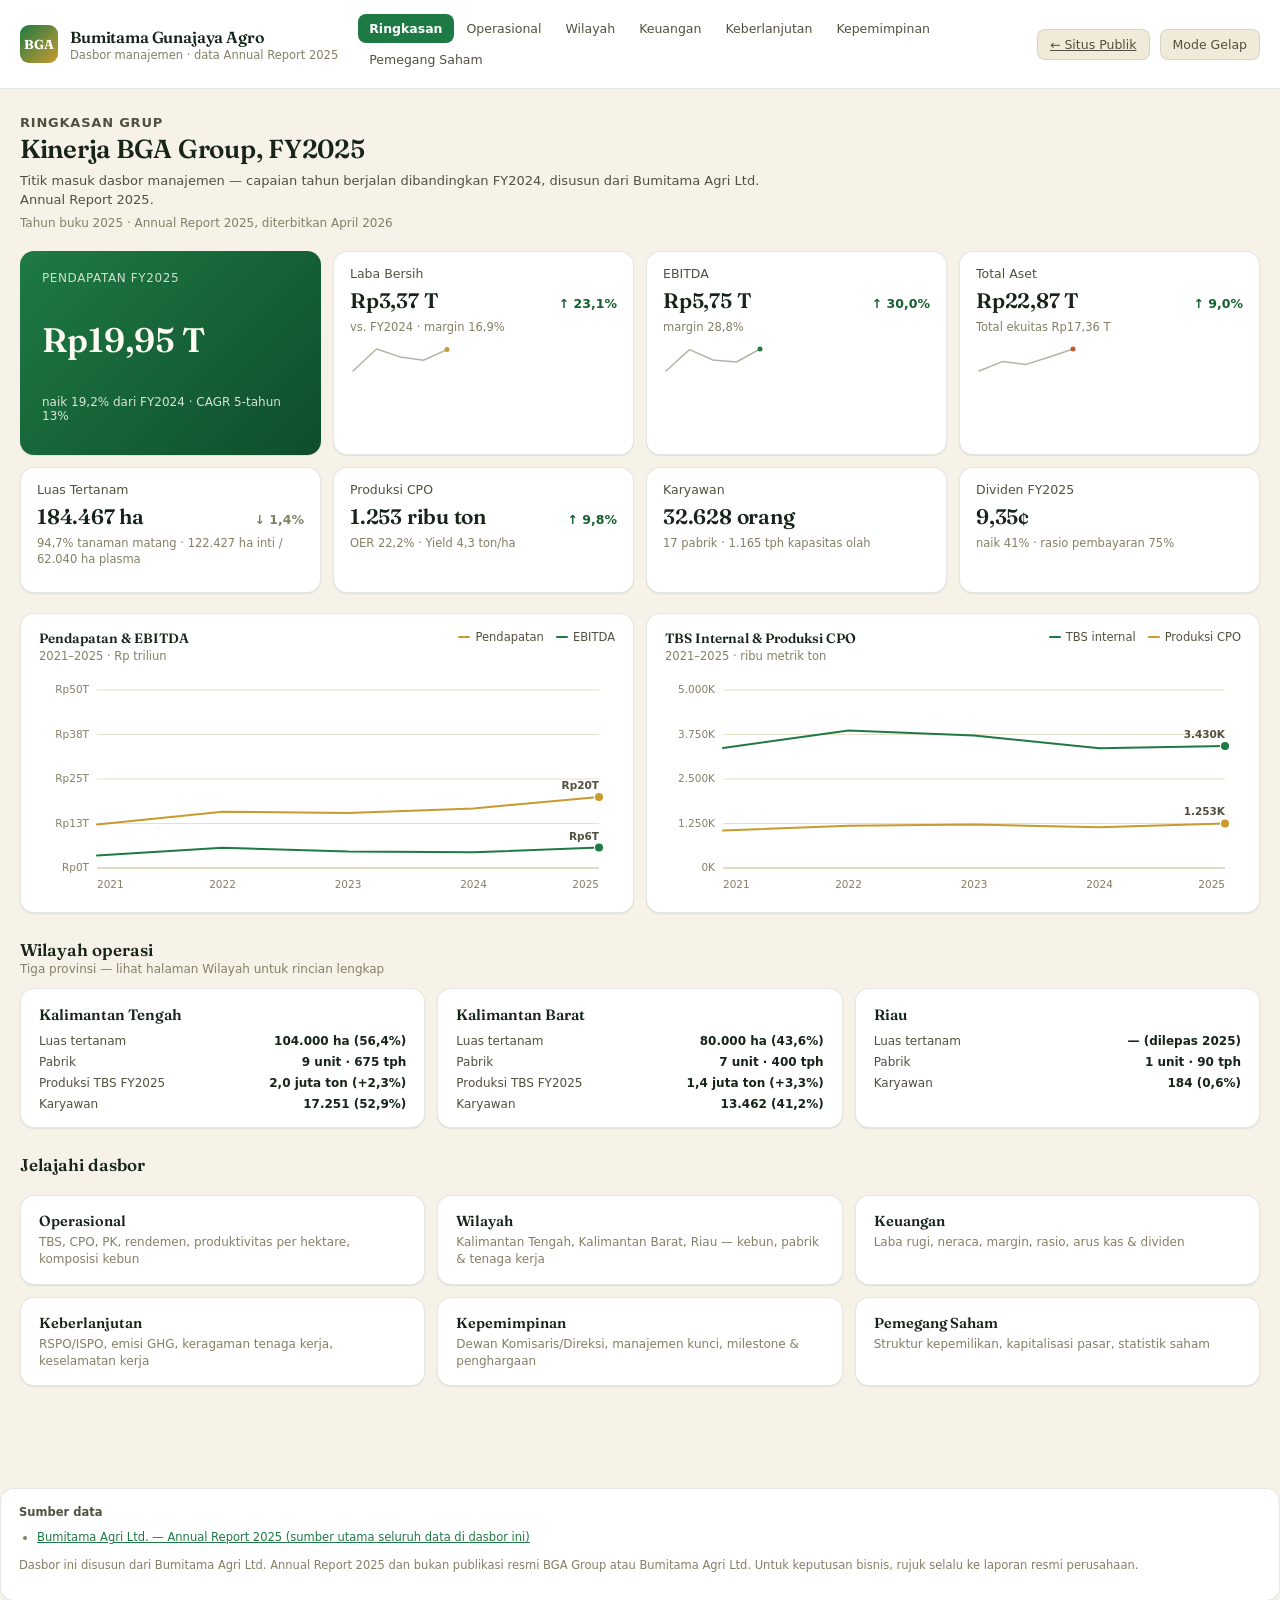
<file: dashboard/index.html>
<!DOCTYPE html>
<html lang="id">
<head>
<meta charset="UTF-8" />
<meta name="viewport" content="width=device-width, initial-scale=1.0" />
<title>Ringkasan — Dasbor BGA Group</title>
<link rel="preconnect" href="https://fonts.googleapis.com" />
<link rel="preconnect" href="https://fonts.gstatic.com" crossorigin />
<link href="https://fonts.googleapis.com/css2?family=Fraunces:opsz,wght@9..144,500;9..144,600;9..144,700&display=swap" rel="stylesheet" />
<link rel="stylesheet" href="../css/style.css" />
</head>
<body data-page="index.html">
<div id="site-header"></div>
<div class="app">

  <div class="page-intro">
    <p class="page-eyebrow">Ringkasan Grup</p>
    <h2>Kinerja BGA Group, FY2025</h2>
    <p>Titik masuk dasbor manajemen — capaian tahun berjalan dibandingkan FY2024, disusun dari Bumitama Agri Ltd. Annual Report 2025.</p>
    <span class="asof" id="asof-label"></span>
  </div>

  <section class="kpi-grid" id="kpi-grid-ringkasan"></section>

  <section class="grid-2">
    <div class="card">
      <div class="card-head">
        <div>
          <p class="card-title">Pendapatan &amp; EBITDA</p>
          <p class="card-subtitle">2021–2025 · Rp triliun</p>
        </div>
        <div class="legend" id="legend-ringkasan-financial"></div>
      </div>
      <div class="chart-wrap" id="chart-ringkasan-financial"></div>
    </div>
    <div class="card">
      <div class="card-head">
        <div>
          <p class="card-title">TBS Internal &amp; Produksi CPO</p>
          <p class="card-subtitle">2021–2025 · ribu metrik ton</p>
        </div>
        <div class="legend" id="legend-ringkasan-produksi"></div>
      </div>
      <div class="chart-wrap" id="chart-ringkasan-produksi"></div>
    </div>
  </section>

  <p class="section-title">Wilayah operasi</p>
  <p class="section-subtitle">Tiga provinsi — lihat halaman Wilayah untuk rincian lengkap</p>
  <section class="region-grid" id="ringkasan-region-cards"></section>

  <p class="section-title">Jelajahi dasbor</p>
  <section class="nav-card-grid">
    <a class="nav-card" href="operasional.html"><p class="nav-card-title">Operasional</p><p class="nav-card-desc">TBS, CPO, PK, rendemen, produktivitas per hektare, komposisi kebun</p></a>
    <a class="nav-card" href="wilayah.html"><p class="nav-card-title">Wilayah</p><p class="nav-card-desc">Kalimantan Tengah, Kalimantan Barat, Riau — kebun, pabrik &amp; tenaga kerja</p></a>
    <a class="nav-card" href="keuangan.html"><p class="nav-card-title">Keuangan</p><p class="nav-card-desc">Laba rugi, neraca, margin, rasio, arus kas &amp; dividen</p></a>
    <a class="nav-card" href="keberlanjutan.html"><p class="nav-card-title">Keberlanjutan</p><p class="nav-card-desc">RSPO/ISPO, emisi GHG, keragaman tenaga kerja, keselamatan kerja</p></a>
    <a class="nav-card" href="kepemimpinan.html"><p class="nav-card-title">Kepemimpinan</p><p class="nav-card-desc">Dewan Komisaris/Direksi, manajemen kunci, milestone &amp; penghargaan</p></a>
    <a class="nav-card" href="pemegang-saham.html"><p class="nav-card-title">Pemegang Saham</p><p class="nav-card-desc">Struktur kepemilikan, kapitalisasi pasar, statistik saham</p></a>
  </section>

</div>
<div id="site-footer"></div>

<script src="../js/data.js"></script>
<script src="../js/charts.js"></script>
<script src="../js/nav.js"></script>
<script src="../js/app.js"></script>
<script>document.getElementById("asof-label").textContent = AS_OF;</script>
</body>
</html>
</file>
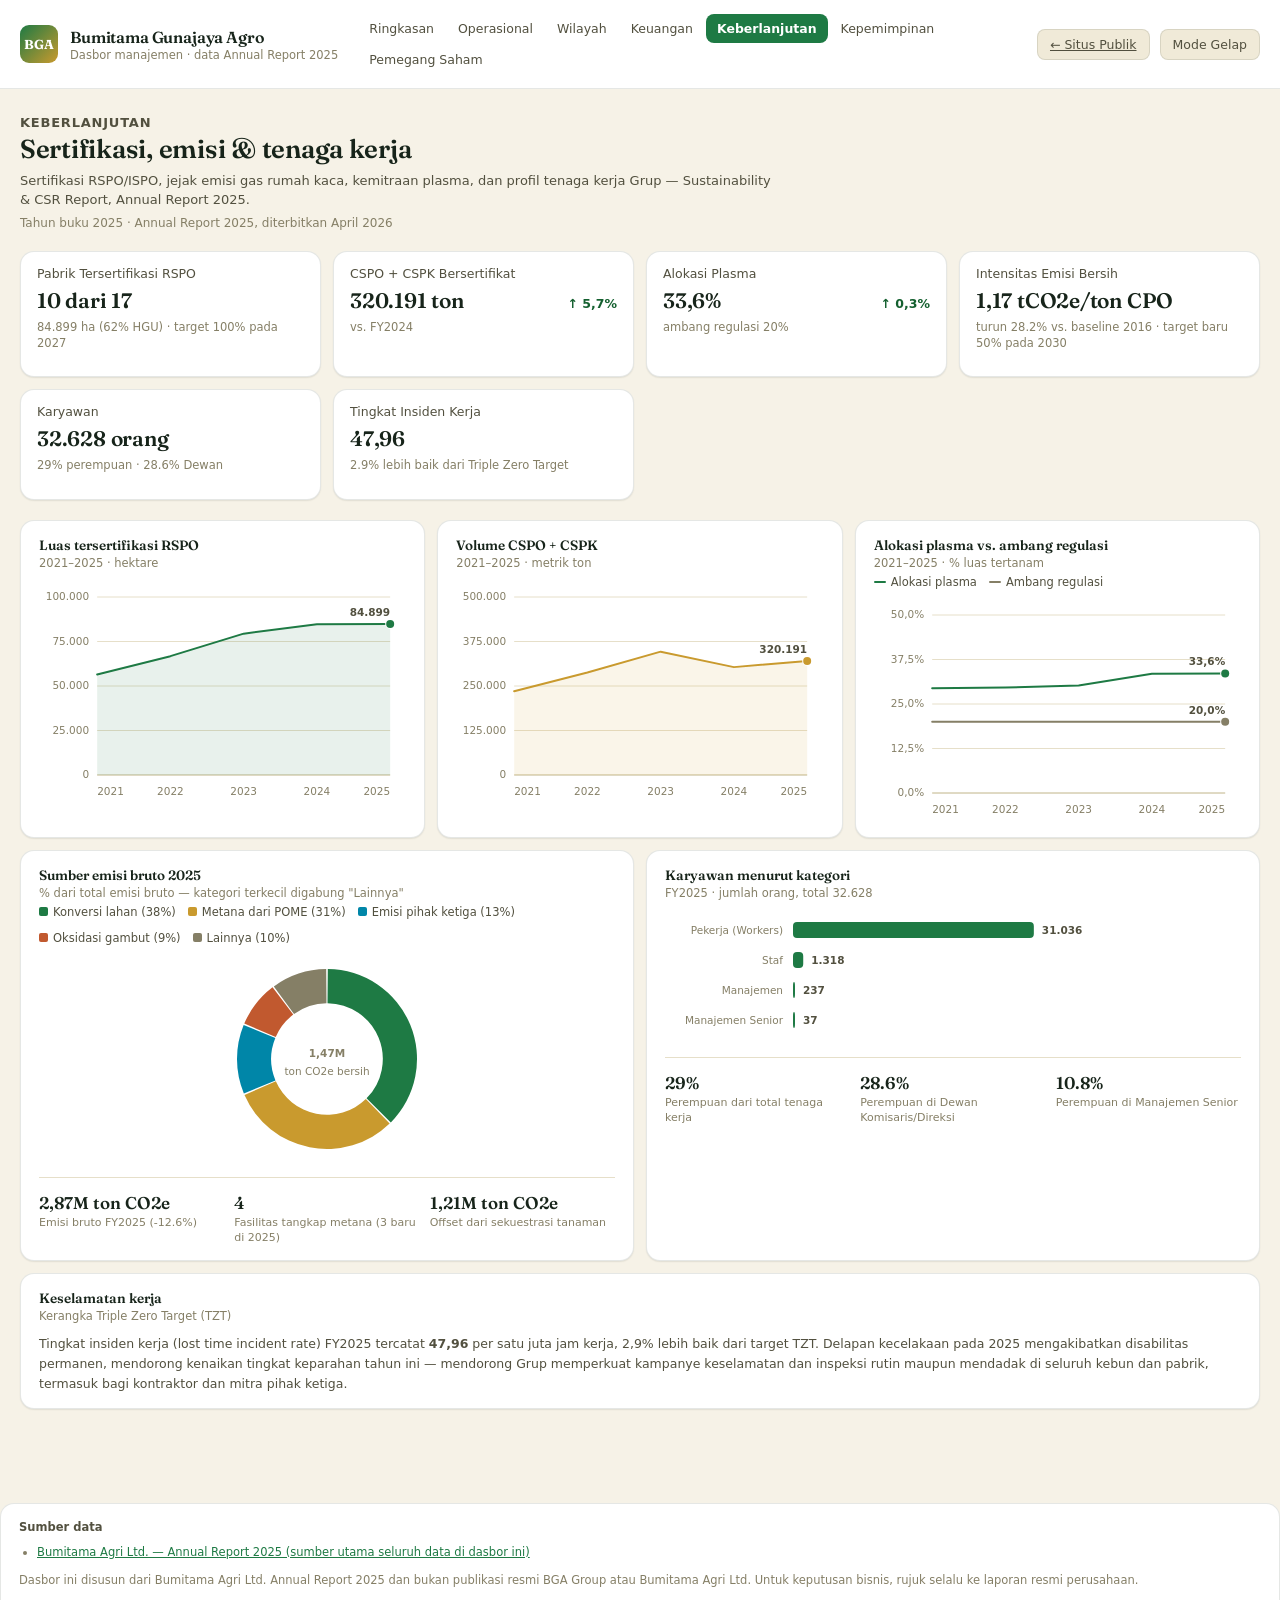
<file: keberlanjutan.html>
<!DOCTYPE html>
<html lang="id">
<head>
<meta charset="UTF-8" />
<meta name="viewport" content="width=device-width, initial-scale=1.0" />
<title>Keberlanjutan — Dasbor BGA Group</title>
<link rel="preconnect" href="https://fonts.googleapis.com" />
<link rel="preconnect" href="https://fonts.gstatic.com" crossorigin />
<link href="https://fonts.googleapis.com/css2?family=Fraunces:opsz,wght@9..144,500;9..144,600;9..144,700&display=swap" rel="stylesheet" />
<link rel="stylesheet" href="css/style.css" />
</head>
<body data-page="keberlanjutan.html">
<div id="site-header"></div>
<div class="app">

  <div class="page-intro">
    <p class="page-eyebrow">Keberlanjutan</p>
    <h2>Sertifikasi, emisi &amp; tenaga kerja</h2>
    <p>Sertifikasi RSPO/ISPO, jejak emisi gas rumah kaca, kemitraan plasma, dan profil tenaga kerja Grup — Sustainability &amp; CSR Report, Annual Report 2025.</p>
    <span class="asof" id="asof-label"></span>
  </div>

  <section class="kpi-grid" id="kpi-grid-sustain"></section>

  <section class="grid-3">
    <div class="card">
      <div class="card-head"><div><p class="card-title">Luas tersertifikasi RSPO</p><p class="card-subtitle">2021–2025 · hektare</p></div></div>
      <div class="chart-wrap" id="chart-rspo-area"></div>
    </div>
    <div class="card">
      <div class="card-head"><div><p class="card-title">Volume CSPO + CSPK</p><p class="card-subtitle">2021–2025 · metrik ton</p></div></div>
      <div class="chart-wrap" id="chart-cspo"></div>
    </div>
    <div class="card">
      <div class="card-head">
        <div><p class="card-title">Alokasi plasma vs. ambang regulasi</p><p class="card-subtitle">2021–2025 · % luas tertanam</p></div>
        <div class="legend" id="legend-plasma-compliance"></div>
      </div>
      <div class="chart-wrap" id="chart-plasma-compliance"></div>
    </div>
  </section>

  <section class="grid-2">
    <div class="card">
      <div class="card-head">
        <div><p class="card-title">Sumber emisi bruto 2025</p><p class="card-subtitle">% dari total emisi bruto — kategori terkecil digabung "Lainnya"</p></div>
        <div class="legend" id="legend-ghg"></div>
      </div>
      <div class="chart-wrap donut-wrap" id="chart-ghg"></div>
      <div class="stat-row" id="stat-ghg"></div>
    </div>
    <div class="card">
      <div class="card-head">
        <div><p class="card-title">Karyawan menurut kategori</p><p class="card-subtitle">FY2025 · jumlah orang, total 32.628</p></div>
      </div>
      <div class="chart-wrap" id="chart-workforce-category"></div>
      <div class="stat-row" id="stat-workforce"></div>
    </div>
  </section>

  <section class="card" style="margin-bottom:12px;">
    <div class="card-head">
      <div><p class="card-title">Keselamatan kerja</p><p class="card-subtitle">Kerangka Triple Zero Target (TZT)</p></div>
    </div>
    <p style="font-size:12.5px; color:var(--text-secondary); line-height:1.6; margin:0;">
      Tingkat insiden kerja (lost time incident rate) FY2025 tercatat <strong>47,96</strong> per satu juta jam kerja,
      2,9% lebih baik dari target TZT. Delapan kecelakaan pada 2025 mengakibatkan disabilitas permanen, mendorong
      kenaikan tingkat keparahan tahun ini — mendorong Grup memperkuat kampanye keselamatan dan inspeksi rutin
      maupun mendadak di seluruh kebun dan pabrik, termasuk bagi kontraktor dan mitra pihak ketiga.
    </p>
  </section>

</div>
<div id="site-footer"></div>

<script src="js/data.js"></script>
<script src="js/charts.js"></script>
<script src="js/nav.js"></script>
<script src="js/app.js"></script>
<script>document.getElementById("asof-label").textContent = AS_OF;</script>
</body>
</html>
</file>
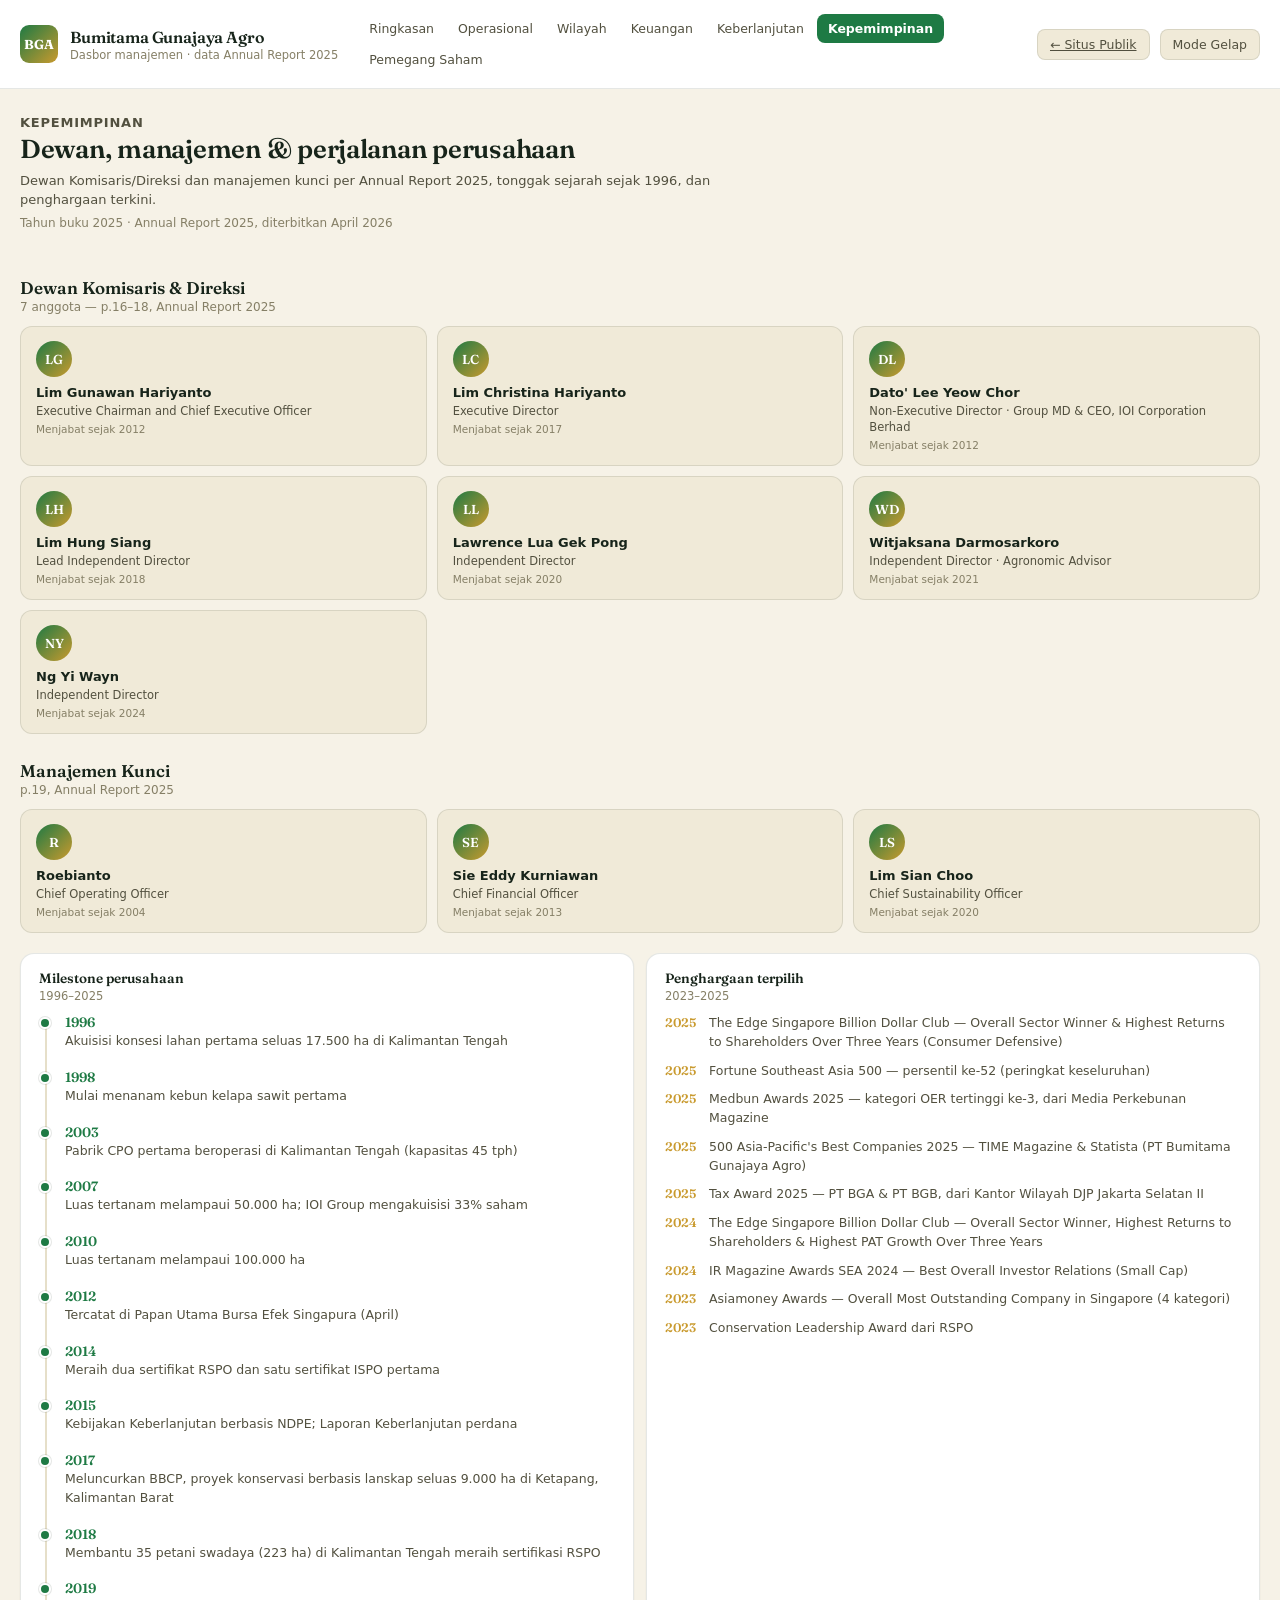
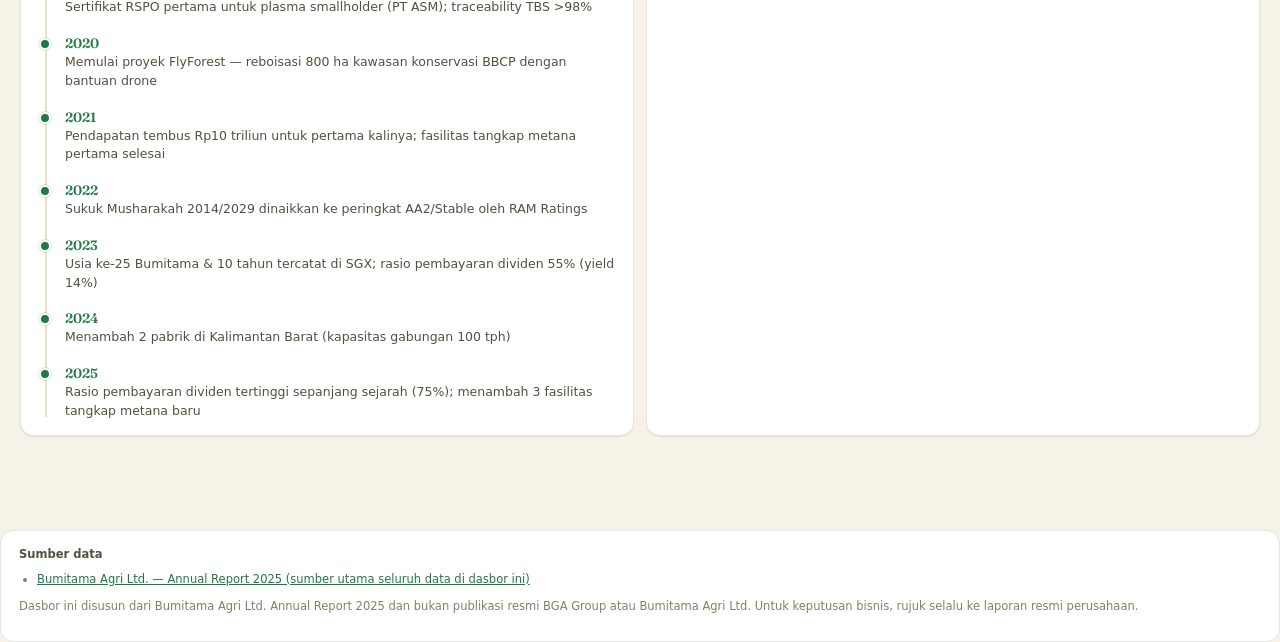
<file: kepemimpinan.html>
<!DOCTYPE html>
<html lang="id">
<head>
<meta charset="UTF-8" />
<meta name="viewport" content="width=device-width, initial-scale=1.0" />
<title>Kepemimpinan — Dasbor BGA Group</title>
<link rel="preconnect" href="https://fonts.googleapis.com" />
<link rel="preconnect" href="https://fonts.gstatic.com" crossorigin />
<link href="https://fonts.googleapis.com/css2?family=Fraunces:opsz,wght@9..144,500;9..144,600;9..144,700&display=swap" rel="stylesheet" />
<link rel="stylesheet" href="css/style.css" />
</head>
<body data-page="kepemimpinan.html">
<div id="site-header"></div>
<div class="app">

  <div class="page-intro">
    <p class="page-eyebrow">Kepemimpinan</p>
    <h2>Dewan, manajemen &amp; perjalanan perusahaan</h2>
    <p>Dewan Komisaris/Direksi dan manajemen kunci per Annual Report 2025, tonggak sejarah sejak 1996, dan penghargaan terkini.</p>
    <span class="asof" id="asof-label"></span>
  </div>

  <p class="section-title">Dewan Komisaris &amp; Direksi</p>
  <p class="section-subtitle">7 anggota — p.16–18, Annual Report 2025</p>
  <section class="person-grid" id="board-grid"></section>

  <p class="section-title">Manajemen Kunci</p>
  <p class="section-subtitle">p.19, Annual Report 2025</p>
  <section class="person-grid" id="management-grid" style="margin-bottom:20px;"></section>

  <section class="grid-2">
    <div class="card">
      <div class="card-head"><div><p class="card-title">Milestone perusahaan</p><p class="card-subtitle">1996–2025</p></div></div>
      <div class="timeline" id="timeline"></div>
    </div>
    <div class="card">
      <div class="card-head"><div><p class="card-title">Penghargaan terpilih</p><p class="card-subtitle">2023–2025</p></div></div>
      <div class="award-list" id="award-list"></div>
    </div>
  </section>

</div>
<div id="site-footer"></div>

<script src="js/data.js"></script>
<script src="js/charts.js"></script>
<script src="js/nav.js"></script>
<script src="js/app.js"></script>
<script>document.getElementById("asof-label").textContent = AS_OF;</script>
</body>
</html>
</file>
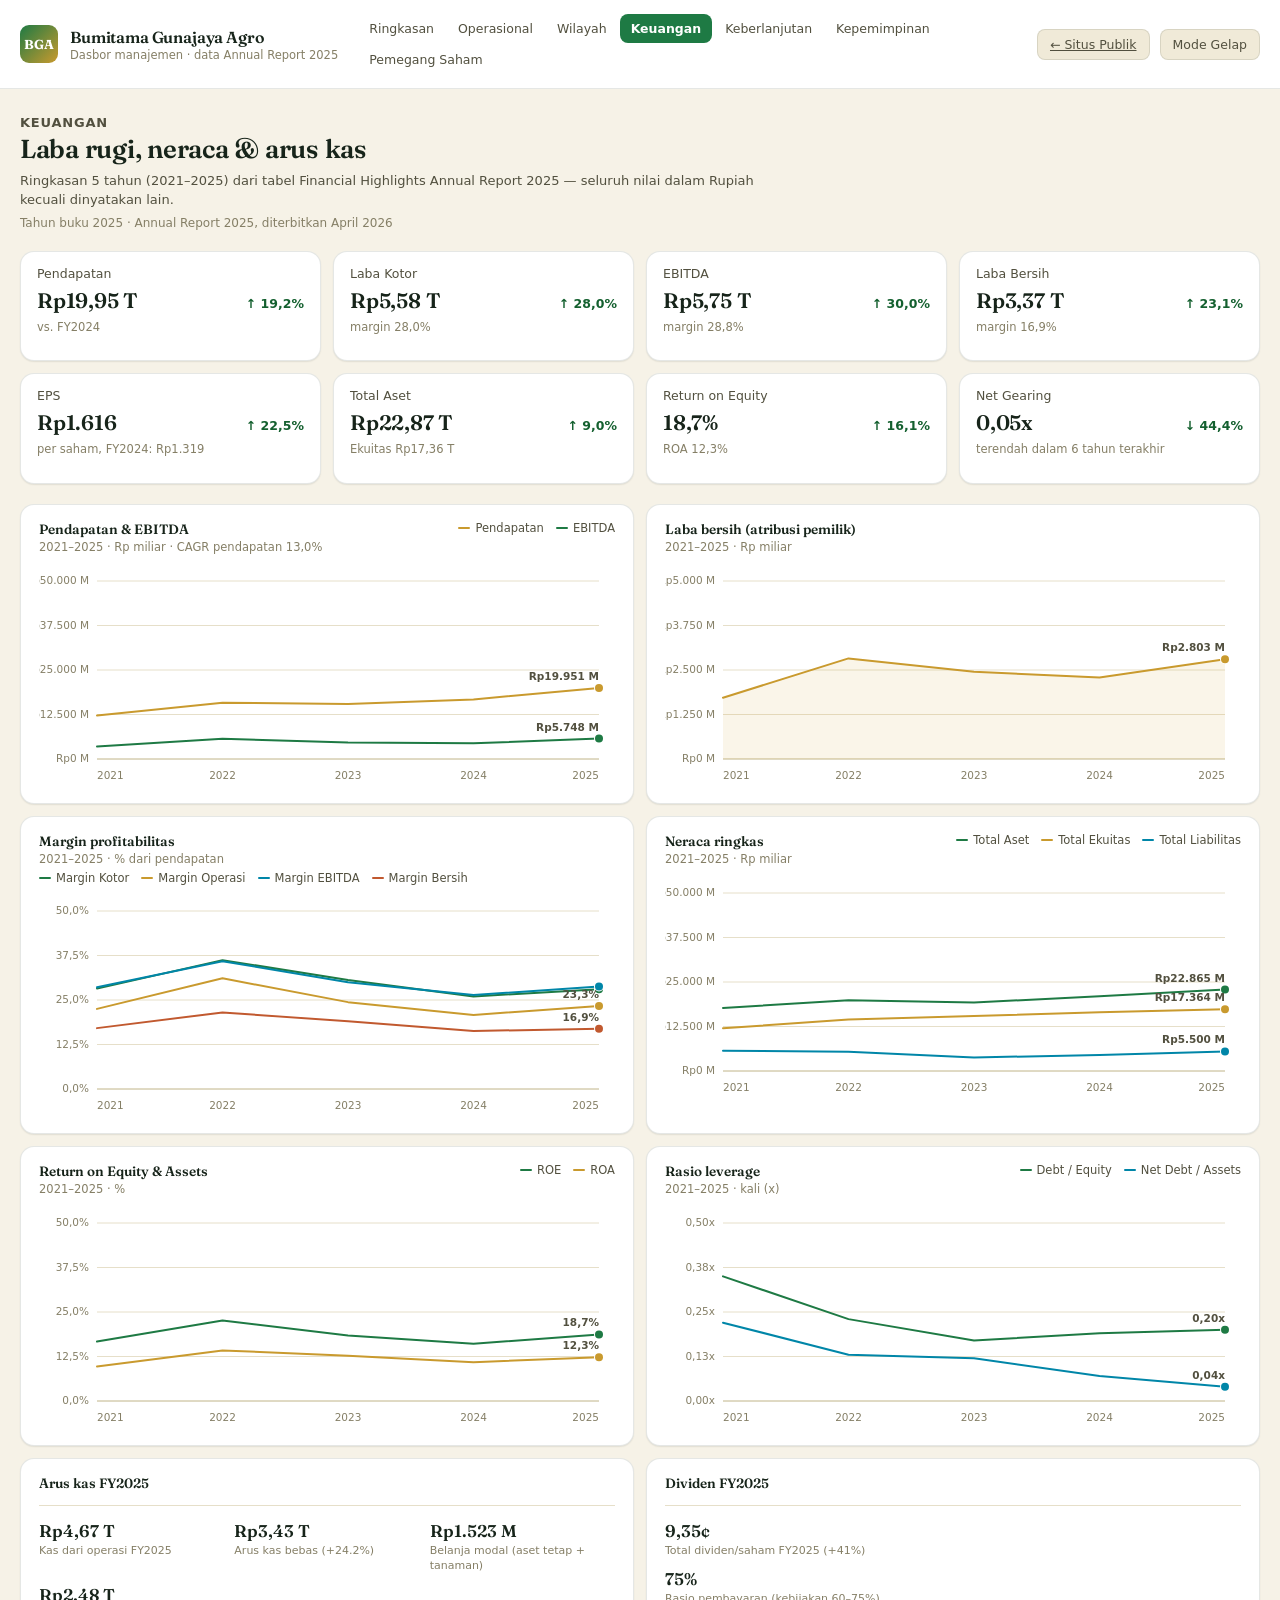
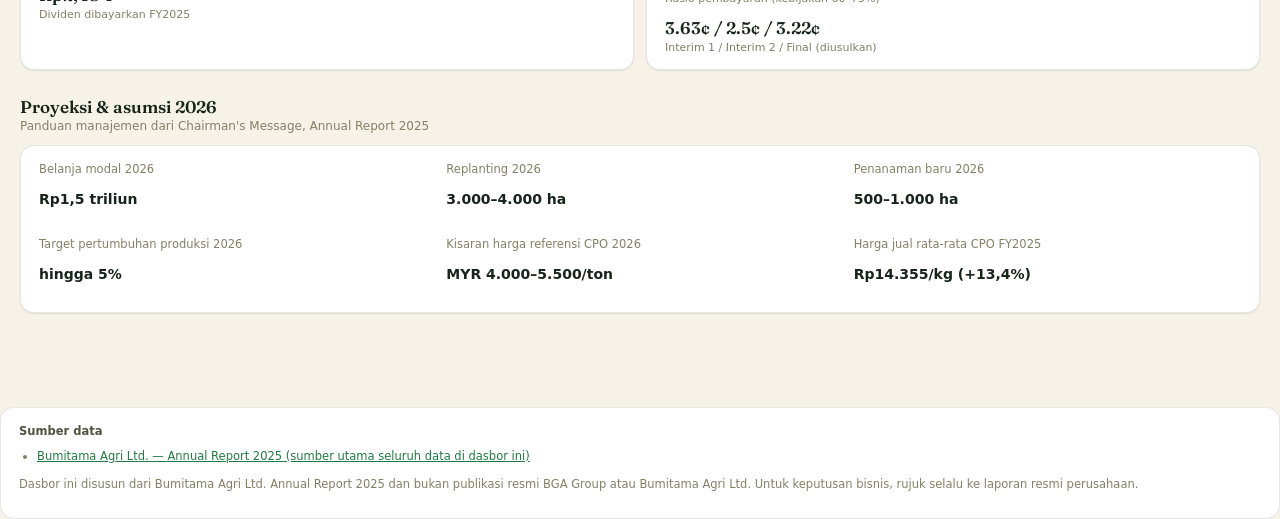
<file: keuangan.html>
<!DOCTYPE html>
<html lang="id">
<head>
<meta charset="UTF-8" />
<meta name="viewport" content="width=device-width, initial-scale=1.0" />
<title>Keuangan — Dasbor BGA Group</title>
<link rel="preconnect" href="https://fonts.googleapis.com" />
<link rel="preconnect" href="https://fonts.gstatic.com" crossorigin />
<link href="https://fonts.googleapis.com/css2?family=Fraunces:opsz,wght@9..144,500;9..144,600;9..144,700&display=swap" rel="stylesheet" />
<link rel="stylesheet" href="css/style.css" />
</head>
<body data-page="keuangan.html">
<div id="site-header"></div>
<div class="app">

  <div class="page-intro">
    <p class="page-eyebrow">Keuangan</p>
    <h2>Laba rugi, neraca &amp; arus kas</h2>
    <p>Ringkasan 5 tahun (2021–2025) dari tabel Financial Highlights Annual Report 2025 — seluruh nilai dalam Rupiah kecuali dinyatakan lain.</p>
    <span class="asof" id="asof-label"></span>
  </div>

  <section class="kpi-grid" id="kpi-grid-keuangan"></section>

  <section class="grid-2">
    <div class="card">
      <div class="card-head">
        <div><p class="card-title">Pendapatan &amp; EBITDA</p><p class="card-subtitle">2021–2025 · Rp miliar · CAGR pendapatan 13,0%</p></div>
        <div class="legend" id="legend-revenue-ebitda"></div>
      </div>
      <div class="chart-wrap" id="chart-revenue-ebitda"></div>
    </div>
    <div class="card">
      <div class="card-head">
        <div><p class="card-title">Laba bersih (atribusi pemilik)</p><p class="card-subtitle">2021–2025 · Rp miliar</p></div>
      </div>
      <div class="chart-wrap" id="chart-net-profit"></div>
    </div>
  </section>

  <section class="grid-2">
    <div class="card">
      <div class="card-head">
        <div><p class="card-title">Margin profitabilitas</p><p class="card-subtitle">2021–2025 · % dari pendapatan</p></div>
        <div class="legend" id="legend-margins"></div>
      </div>
      <div class="chart-wrap" id="chart-margins"></div>
    </div>
    <div class="card">
      <div class="card-head">
        <div><p class="card-title">Neraca ringkas</p><p class="card-subtitle">2021–2025 · Rp miliar</p></div>
        <div class="legend" id="legend-balance"></div>
      </div>
      <div class="chart-wrap" id="chart-balance"></div>
    </div>
  </section>

  <section class="grid-2">
    <div class="card">
      <div class="card-head">
        <div><p class="card-title">Return on Equity &amp; Assets</p><p class="card-subtitle">2021–2025 · %</p></div>
        <div class="legend" id="legend-roe-roa"></div>
      </div>
      <div class="chart-wrap" id="chart-roe-roa"></div>
    </div>
    <div class="card">
      <div class="card-head">
        <div><p class="card-title">Rasio leverage</p><p class="card-subtitle">2021–2025 · kali (x)</p></div>
        <div class="legend" id="legend-leverage"></div>
      </div>
      <div class="chart-wrap" id="chart-leverage"></div>
    </div>
  </section>

  <section class="grid-2">
    <div class="card">
      <div class="card-head"><div><p class="card-title">Arus kas FY2025</p></div></div>
      <div class="stat-row" id="stat-cashflow"></div>
    </div>
    <div class="card">
      <div class="card-head"><div><p class="card-title">Dividen FY2025</p></div></div>
      <div class="stat-row" id="stat-dividend" style="grid-template-columns:1fr;"></div>
    </div>
  </section>

  <p class="section-title">Proyeksi &amp; asumsi 2026</p>
  <p class="section-subtitle">Panduan manajemen dari Chairman's Message, Annual Report 2025</p>
  <section class="card" style="margin-bottom:12px;">
    <div class="fact-grid" id="fact-outlook"></div>
  </section>

</div>
<div id="site-footer"></div>

<script src="js/data.js"></script>
<script src="js/charts.js"></script>
<script src="js/nav.js"></script>
<script src="js/app.js"></script>
<script>document.getElementById("asof-label").textContent = AS_OF;</script>
</body>
</html>
</file>
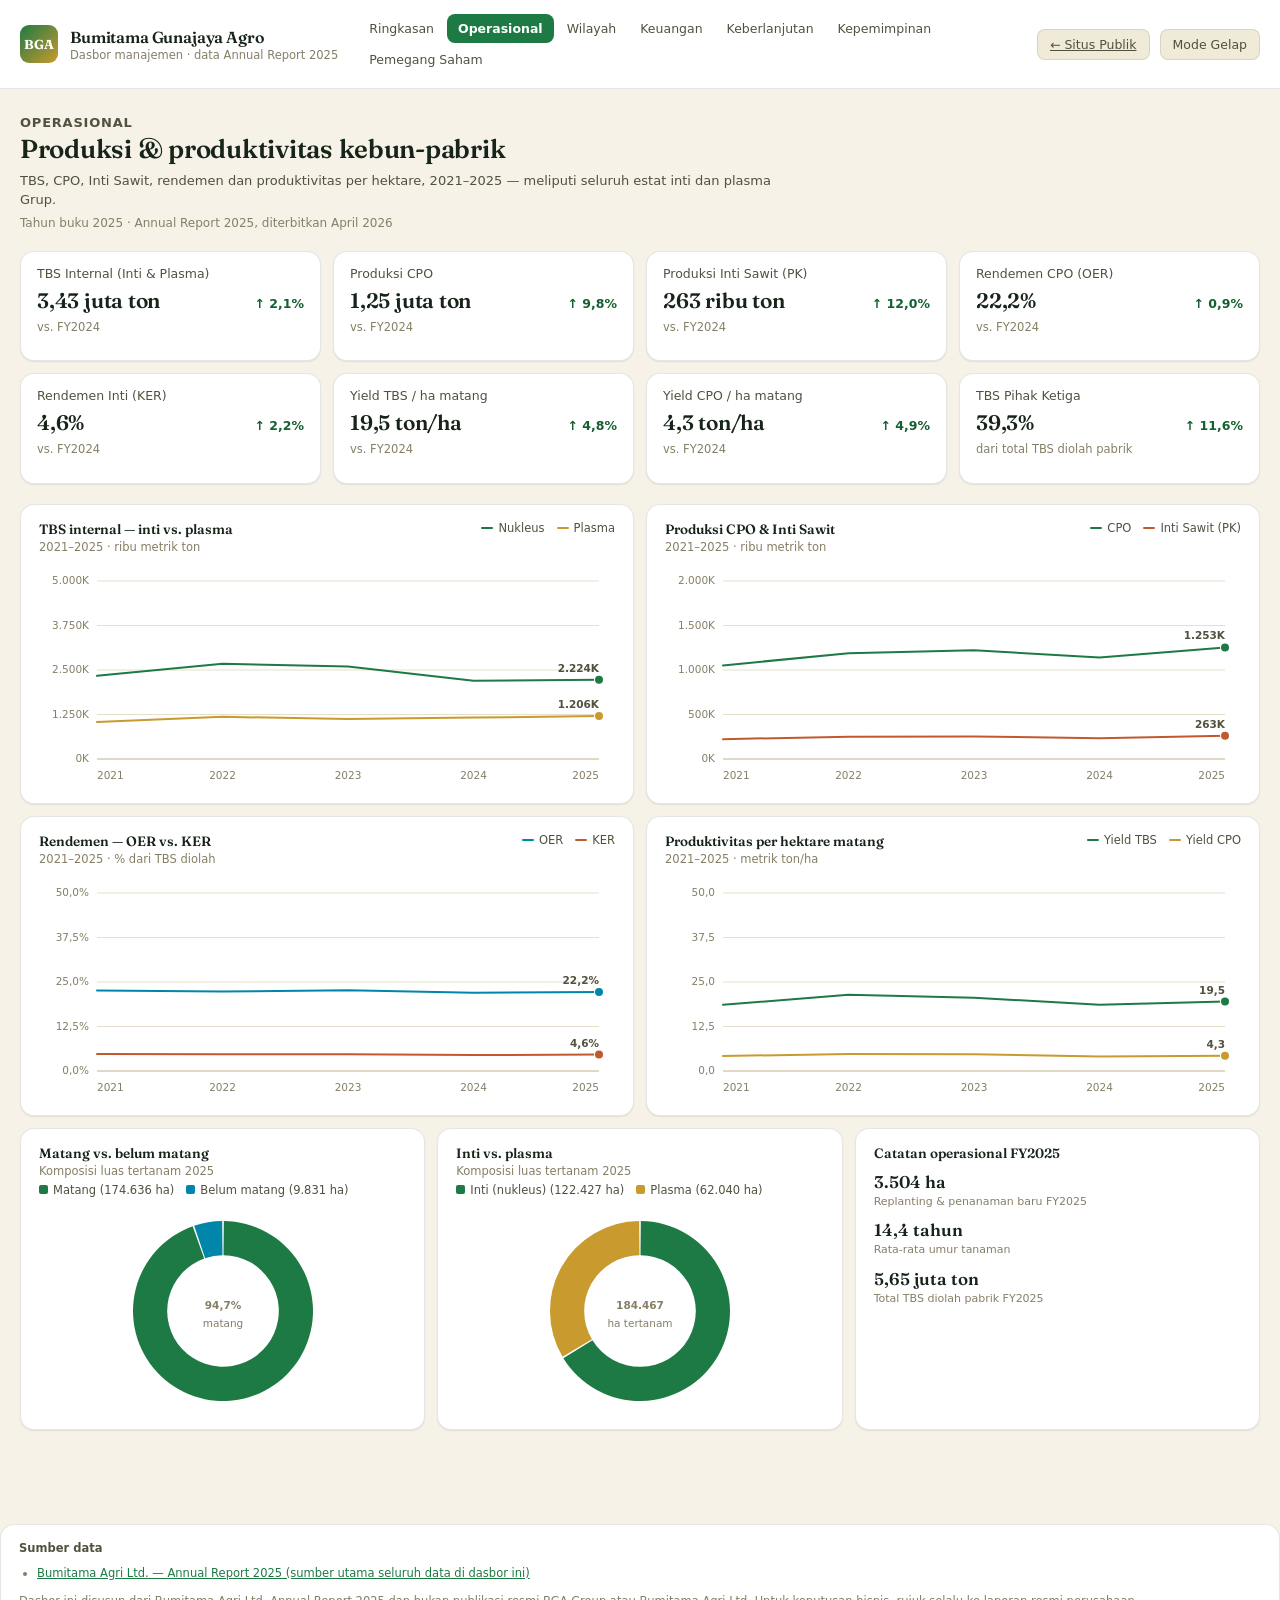
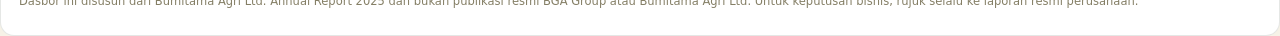
<file: operasional.html>
<!DOCTYPE html>
<html lang="id">
<head>
<meta charset="UTF-8" />
<meta name="viewport" content="width=device-width, initial-scale=1.0" />
<title>Operasional — Dasbor BGA Group</title>
<link rel="preconnect" href="https://fonts.googleapis.com" />
<link rel="preconnect" href="https://fonts.gstatic.com" crossorigin />
<link href="https://fonts.googleapis.com/css2?family=Fraunces:opsz,wght@9..144,500;9..144,600;9..144,700&display=swap" rel="stylesheet" />
<link rel="stylesheet" href="css/style.css" />
</head>
<body data-page="operasional.html">
<div id="site-header"></div>
<div class="app">

  <div class="page-intro">
    <p class="page-eyebrow">Operasional</p>
    <h2>Produksi &amp; produktivitas kebun-pabrik</h2>
    <p>TBS, CPO, Inti Sawit, rendemen dan produktivitas per hektare, 2021–2025 — meliputi seluruh estat inti dan plasma Grup.</p>
    <span class="asof" id="asof-label"></span>
  </div>

  <section class="kpi-grid" id="kpi-grid-operasional"></section>

  <section class="grid-2">
    <div class="card">
      <div class="card-head">
        <div><p class="card-title">TBS internal — inti vs. plasma</p><p class="card-subtitle">2021–2025 · ribu metrik ton</p></div>
        <div class="legend" id="legend-ffb-nucleus-plasma"></div>
      </div>
      <div class="chart-wrap" id="chart-ffb-nucleus-plasma"></div>
    </div>
    <div class="card">
      <div class="card-head">
        <div><p class="card-title">Produksi CPO &amp; Inti Sawit</p><p class="card-subtitle">2021–2025 · ribu metrik ton</p></div>
        <div class="legend" id="legend-cpo-pk"></div>
      </div>
      <div class="chart-wrap" id="chart-cpo-pk"></div>
    </div>
  </section>

  <section class="grid-2">
    <div class="card">
      <div class="card-head">
        <div><p class="card-title">Rendemen — OER vs. KER</p><p class="card-subtitle">2021–2025 · % dari TBS diolah</p></div>
        <div class="legend" id="legend-rendemen"></div>
      </div>
      <div class="chart-wrap" id="chart-rendemen"></div>
    </div>
    <div class="card">
      <div class="card-head">
        <div><p class="card-title">Produktivitas per hektare matang</p><p class="card-subtitle">2021–2025 · metrik ton/ha</p></div>
        <div class="legend" id="legend-produktivitas"></div>
      </div>
      <div class="chart-wrap" id="chart-produktivitas"></div>
    </div>
  </section>

  <section class="grid-3">
    <div class="card">
      <div class="card-head">
        <div><p class="card-title">Matang vs. belum matang</p><p class="card-subtitle">Komposisi luas tertanam 2025</p></div>
        <div class="legend" id="legend-maturity" style="justify-content:center;"></div>
      </div>
      <div class="chart-wrap donut-wrap" id="chart-maturity"></div>
    </div>
    <div class="card">
      <div class="card-head">
        <div><p class="card-title">Inti vs. plasma</p><p class="card-subtitle">Komposisi luas tertanam 2025</p></div>
        <div class="legend" id="legend-nucleus-plasma-2025" style="justify-content:center;"></div>
      </div>
      <div class="chart-wrap donut-wrap" id="chart-nucleus-plasma-2025"></div>
    </div>
    <div class="card">
      <div class="card-head">
        <div><p class="card-title">Catatan operasional FY2025</p></div>
      </div>
      <div class="stat-row" id="stat-operasional" style="grid-template-columns:1fr; margin-top:0; padding-top:0; border-top:none;"></div>
    </div>
  </section>

</div>
<div id="site-footer"></div>

<script src="js/data.js"></script>
<script src="js/charts.js"></script>
<script src="js/nav.js"></script>
<script src="js/app.js"></script>
<script>document.getElementById("asof-label").textContent = AS_OF;</script>
</body>
</html>
</file>
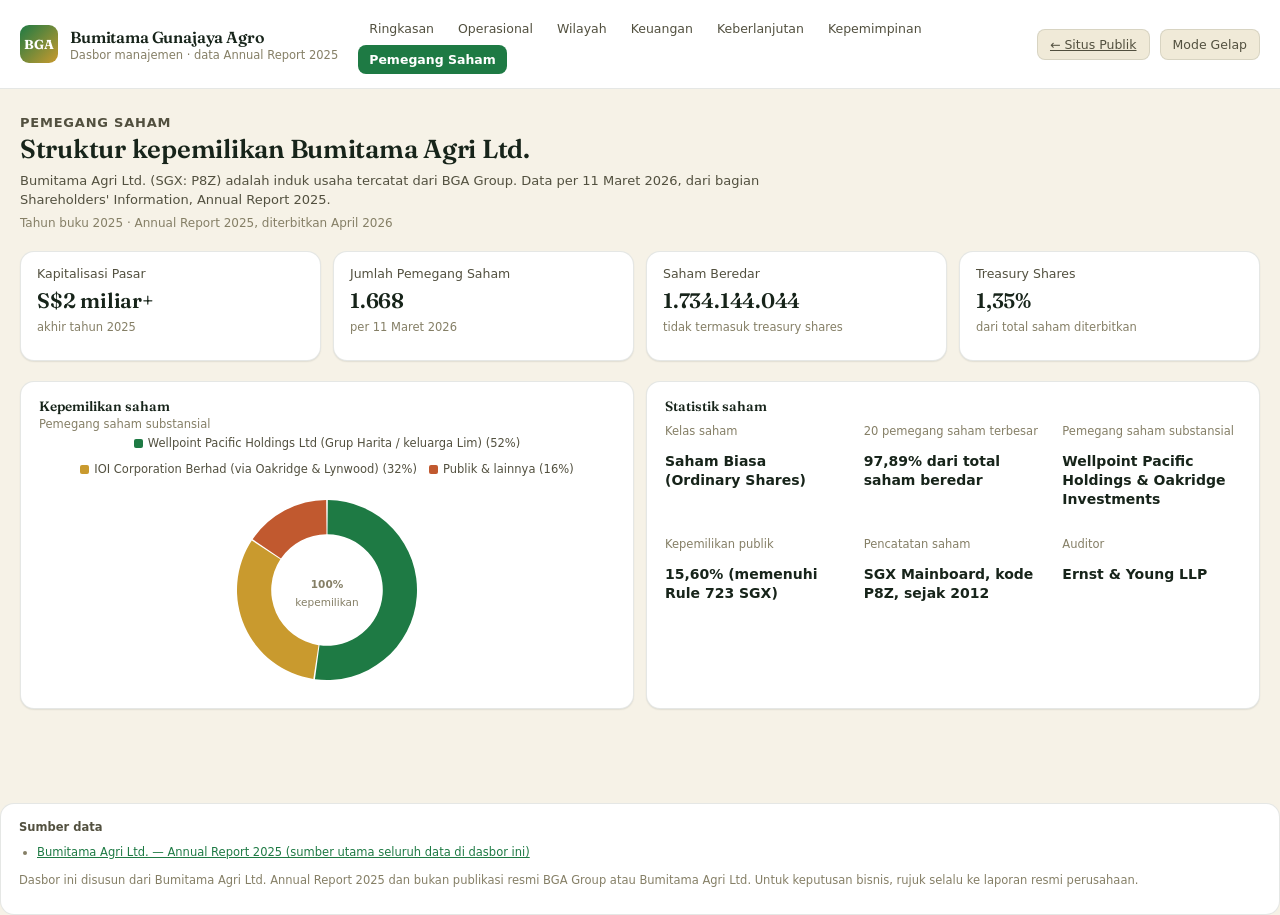
<file: pemegang-saham.html>
<!DOCTYPE html>
<html lang="id">
<head>
<meta charset="UTF-8" />
<meta name="viewport" content="width=device-width, initial-scale=1.0" />
<title>Pemegang Saham — Dasbor BGA Group</title>
<link rel="preconnect" href="https://fonts.googleapis.com" />
<link rel="preconnect" href="https://fonts.gstatic.com" crossorigin />
<link href="https://fonts.googleapis.com/css2?family=Fraunces:opsz,wght@9..144,500;9..144,600;9..144,700&display=swap" rel="stylesheet" />
<link rel="stylesheet" href="css/style.css" />
</head>
<body data-page="pemegang-saham.html">
<div id="site-header"></div>
<div class="app">

  <div class="page-intro">
    <p class="page-eyebrow">Pemegang Saham</p>
    <h2>Struktur kepemilikan Bumitama Agri Ltd.</h2>
    <p>Bumitama Agri Ltd. (SGX: P8Z) adalah induk usaha tercatat dari BGA Group. Data per 11 Maret 2026, dari bagian Shareholders' Information, Annual Report 2025.</p>
    <span class="asof" id="asof-label"></span>
  </div>

  <section class="kpi-grid" id="kpi-grid-shareholders"></section>

  <section class="grid-2">
    <div class="card">
      <div class="card-head">
        <div><p class="card-title">Kepemilikan saham</p><p class="card-subtitle">Pemegang saham substansial</p></div>
        <div class="legend" id="legend-ownership" style="justify-content:center;"></div>
      </div>
      <div class="chart-wrap donut-wrap" id="chart-ownership"></div>
    </div>
    <div class="card">
      <div class="card-head"><div><p class="card-title">Statistik saham</p></div></div>
      <div class="fact-grid" id="fact-shares"></div>
    </div>
  </section>

</div>
<div id="site-footer"></div>

<script src="js/data.js"></script>
<script src="js/charts.js"></script>
<script src="js/nav.js"></script>
<script src="js/app.js"></script>
<script>document.getElementById("asof-label").textContent = AS_OF;</script>
</body>
</html>
</file>
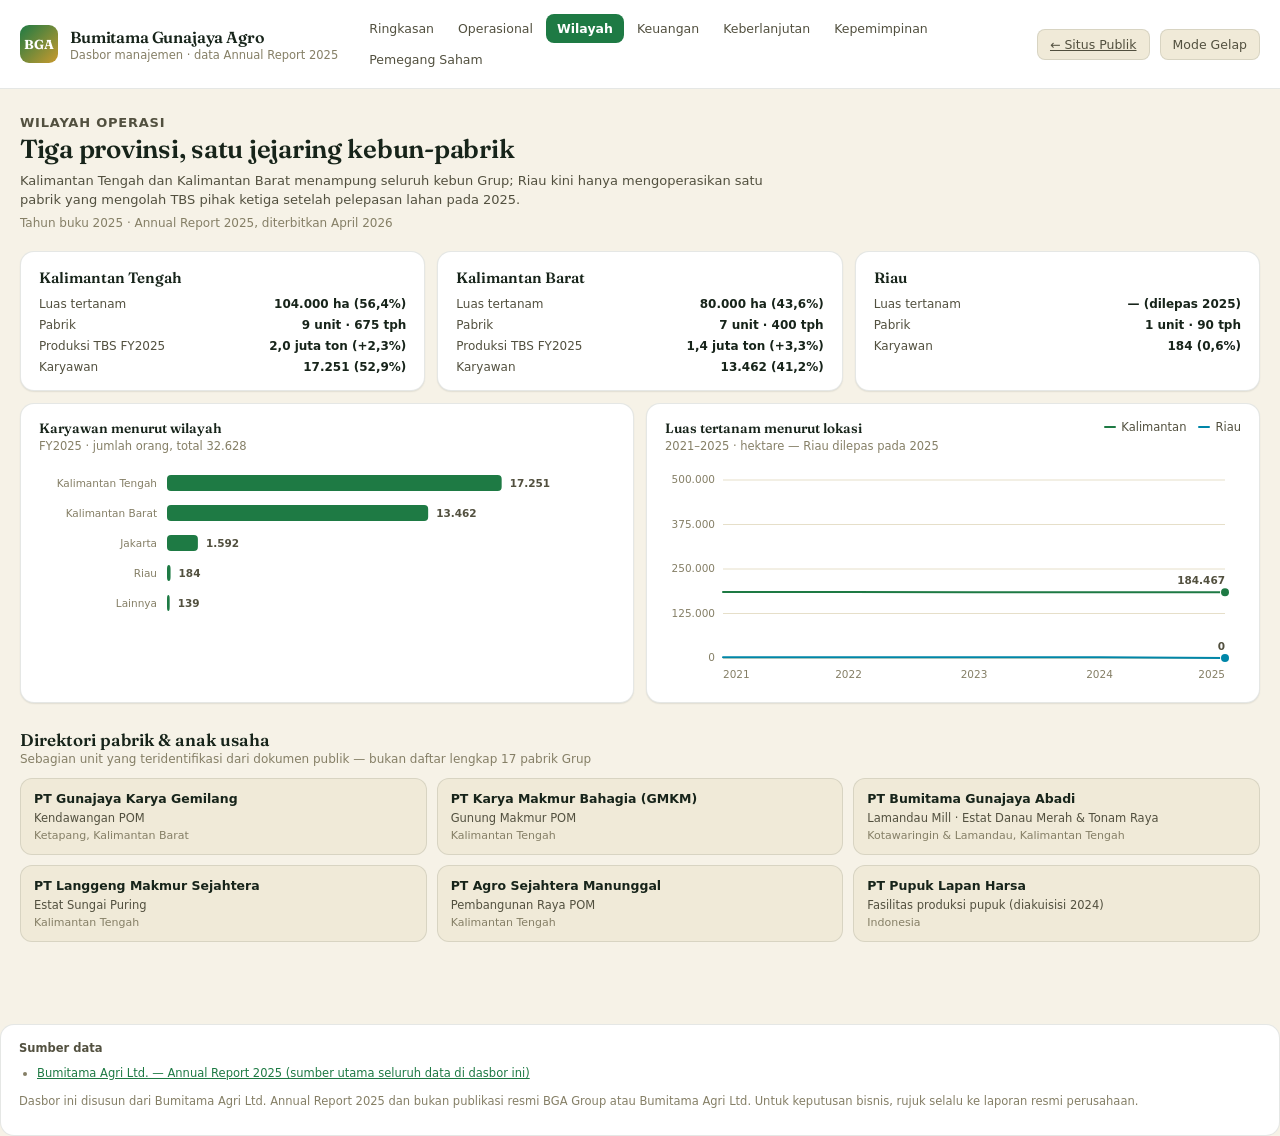
<file: wilayah.html>
<!DOCTYPE html>
<html lang="id">
<head>
<meta charset="UTF-8" />
<meta name="viewport" content="width=device-width, initial-scale=1.0" />
<title>Wilayah — Dasbor BGA Group</title>
<link rel="preconnect" href="https://fonts.googleapis.com" />
<link rel="preconnect" href="https://fonts.gstatic.com" crossorigin />
<link href="https://fonts.googleapis.com/css2?family=Fraunces:opsz,wght@9..144,500;9..144,600;9..144,700&display=swap" rel="stylesheet" />
<link rel="stylesheet" href="css/style.css" />
</head>
<body data-page="wilayah.html">
<div id="site-header"></div>
<div class="app">

  <div class="page-intro">
    <p class="page-eyebrow">Wilayah Operasi</p>
    <h2>Tiga provinsi, satu jejaring kebun-pabrik</h2>
    <p>Kalimantan Tengah dan Kalimantan Barat menampung seluruh kebun Grup; Riau kini hanya mengoperasikan satu pabrik yang mengolah TBS pihak ketiga setelah pelepasan lahan pada 2025.</p>
    <span class="asof" id="asof-label"></span>
  </div>

  <section class="region-grid" id="region-cards"></section>

  <section class="grid-2" style="margin-top:12px;">
    <div class="card">
      <div class="card-head">
        <div><p class="card-title">Karyawan menurut wilayah</p><p class="card-subtitle">FY2025 · jumlah orang, total 32.628</p></div>
      </div>
      <div class="chart-wrap" id="chart-employees-region"></div>
    </div>
    <div class="card">
      <div class="card-head">
        <div><p class="card-title">Luas tertanam menurut lokasi</p><p class="card-subtitle">2021–2025 · hektare — Riau dilepas pada 2025</p></div>
        <div class="legend" id="legend-planted-location"></div>
      </div>
      <div class="chart-wrap" id="chart-planted-location"></div>
    </div>
  </section>

  <p class="section-title">Direktori pabrik &amp; anak usaha</p>
  <p class="section-subtitle">Sebagian unit yang teridentifikasi dari dokumen publik — bukan daftar lengkap 17 pabrik Grup</p>
  <section class="entity-grid" id="entity-grid"></section>

</div>
<div id="site-footer"></div>

<script src="js/data.js"></script>
<script src="js/charts.js"></script>
<script src="js/nav.js"></script>
<script src="js/app.js"></script>
<script>document.getElementById("asof-label").textContent = AS_OF;</script>
</body>
</html>
</file>
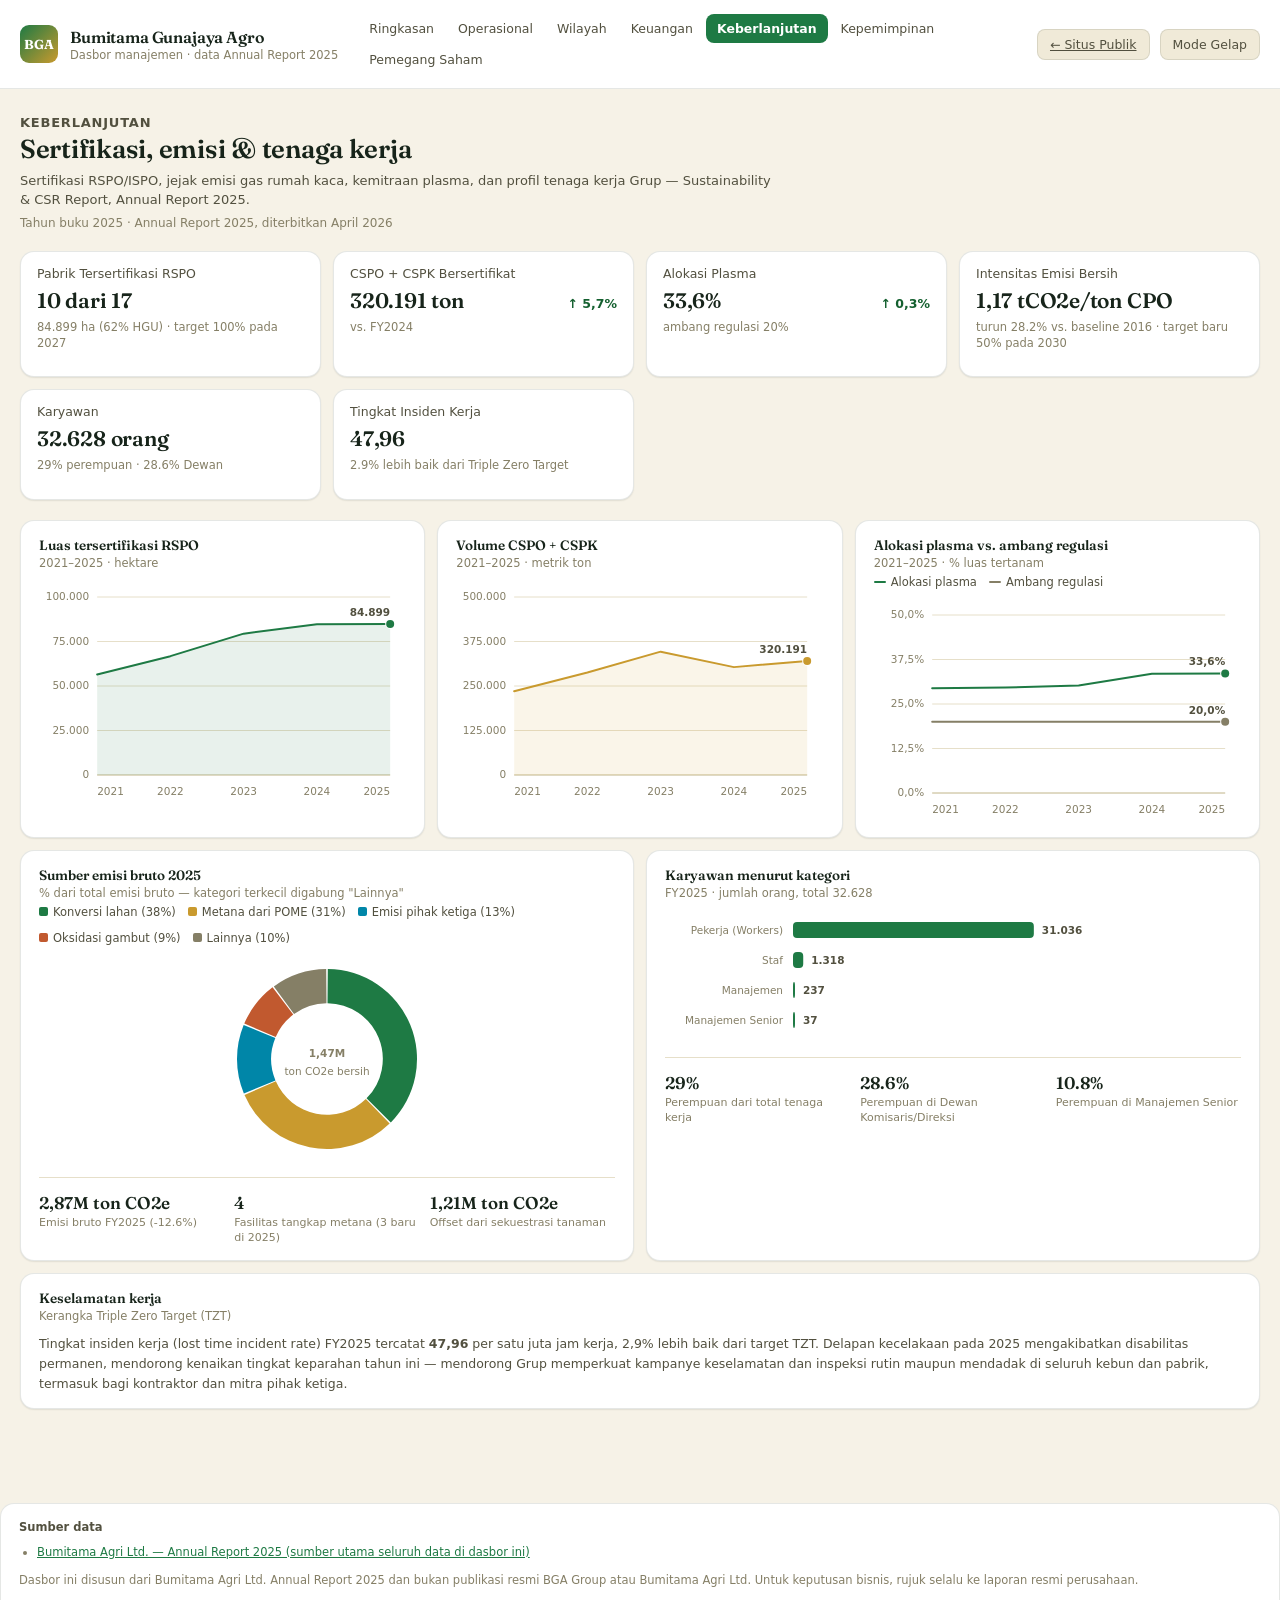
<file: dashboard/keberlanjutan.html>
<!DOCTYPE html>
<html lang="id">
<head>
<meta charset="UTF-8" />
<meta name="viewport" content="width=device-width, initial-scale=1.0" />
<title>Keberlanjutan — Dasbor BGA Group</title>
<link rel="preconnect" href="https://fonts.googleapis.com" />
<link rel="preconnect" href="https://fonts.gstatic.com" crossorigin />
<link href="https://fonts.googleapis.com/css2?family=Fraunces:opsz,wght@9..144,500;9..144,600;9..144,700&display=swap" rel="stylesheet" />
<link rel="stylesheet" href="../css/style.css" />
</head>
<body data-page="keberlanjutan.html">
<div id="site-header"></div>
<div class="app">

  <div class="page-intro">
    <p class="page-eyebrow">Keberlanjutan</p>
    <h2>Sertifikasi, emisi &amp; tenaga kerja</h2>
    <p>Sertifikasi RSPO/ISPO, jejak emisi gas rumah kaca, kemitraan plasma, dan profil tenaga kerja Grup — Sustainability &amp; CSR Report, Annual Report 2025.</p>
    <span class="asof" id="asof-label"></span>
  </div>

  <section class="kpi-grid" id="kpi-grid-sustain"></section>

  <section class="grid-3">
    <div class="card">
      <div class="card-head"><div><p class="card-title">Luas tersertifikasi RSPO</p><p class="card-subtitle">2021–2025 · hektare</p></div></div>
      <div class="chart-wrap" id="chart-rspo-area"></div>
    </div>
    <div class="card">
      <div class="card-head"><div><p class="card-title">Volume CSPO + CSPK</p><p class="card-subtitle">2021–2025 · metrik ton</p></div></div>
      <div class="chart-wrap" id="chart-cspo"></div>
    </div>
    <div class="card">
      <div class="card-head">
        <div><p class="card-title">Alokasi plasma vs. ambang regulasi</p><p class="card-subtitle">2021–2025 · % luas tertanam</p></div>
        <div class="legend" id="legend-plasma-compliance"></div>
      </div>
      <div class="chart-wrap" id="chart-plasma-compliance"></div>
    </div>
  </section>

  <section class="grid-2">
    <div class="card">
      <div class="card-head">
        <div><p class="card-title">Sumber emisi bruto 2025</p><p class="card-subtitle">% dari total emisi bruto — kategori terkecil digabung "Lainnya"</p></div>
        <div class="legend" id="legend-ghg"></div>
      </div>
      <div class="chart-wrap donut-wrap" id="chart-ghg"></div>
      <div class="stat-row" id="stat-ghg"></div>
    </div>
    <div class="card">
      <div class="card-head">
        <div><p class="card-title">Karyawan menurut kategori</p><p class="card-subtitle">FY2025 · jumlah orang, total 32.628</p></div>
      </div>
      <div class="chart-wrap" id="chart-workforce-category"></div>
      <div class="stat-row" id="stat-workforce"></div>
    </div>
  </section>

  <section class="card" style="margin-bottom:12px;">
    <div class="card-head">
      <div><p class="card-title">Keselamatan kerja</p><p class="card-subtitle">Kerangka Triple Zero Target (TZT)</p></div>
    </div>
    <p style="font-size:12.5px; color:var(--text-secondary); line-height:1.6; margin:0;">
      Tingkat insiden kerja (lost time incident rate) FY2025 tercatat <strong>47,96</strong> per satu juta jam kerja,
      2,9% lebih baik dari target TZT. Delapan kecelakaan pada 2025 mengakibatkan disabilitas permanen, mendorong
      kenaikan tingkat keparahan tahun ini — mendorong Grup memperkuat kampanye keselamatan dan inspeksi rutin
      maupun mendadak di seluruh kebun dan pabrik, termasuk bagi kontraktor dan mitra pihak ketiga.
    </p>
  </section>

</div>
<div id="site-footer"></div>

<script src="../js/data.js"></script>
<script src="../js/charts.js"></script>
<script src="../js/nav.js"></script>
<script src="../js/app.js"></script>
<script>document.getElementById("asof-label").textContent = AS_OF;</script>
</body>
</html>
</file>
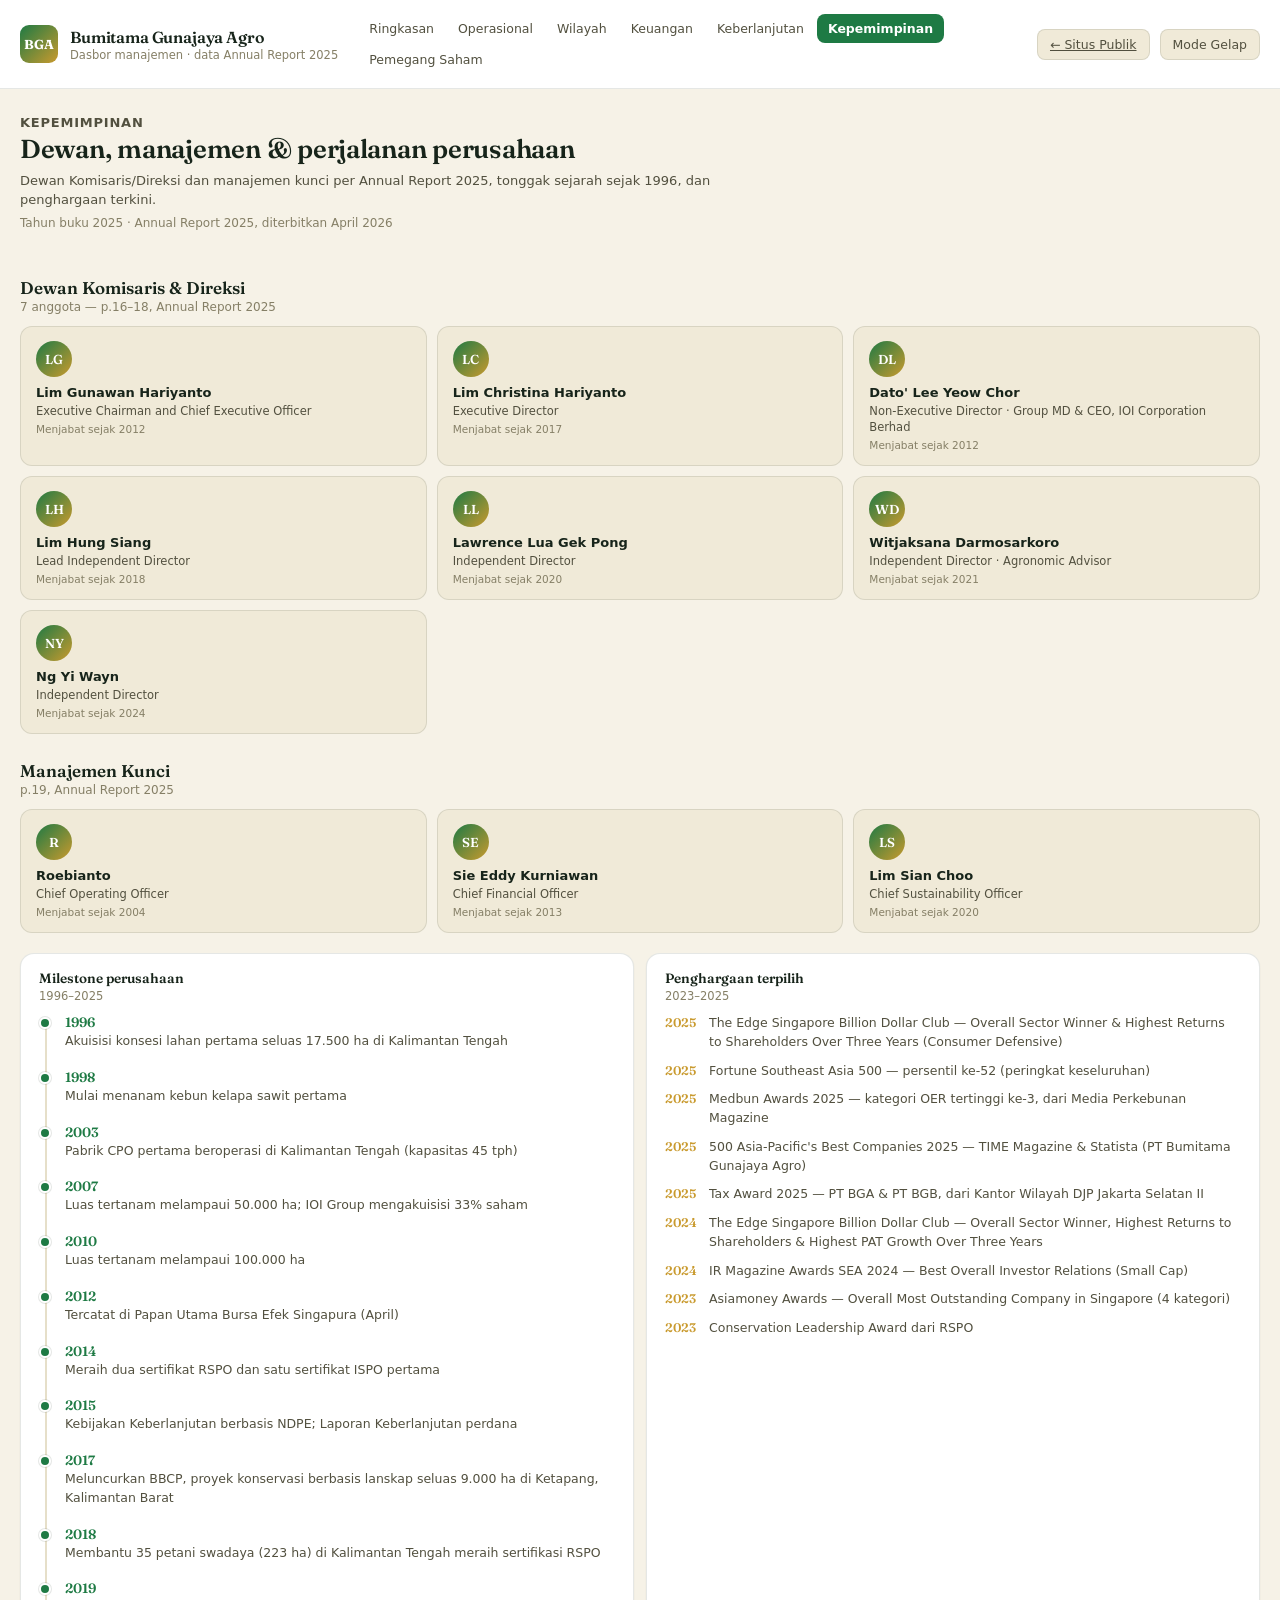
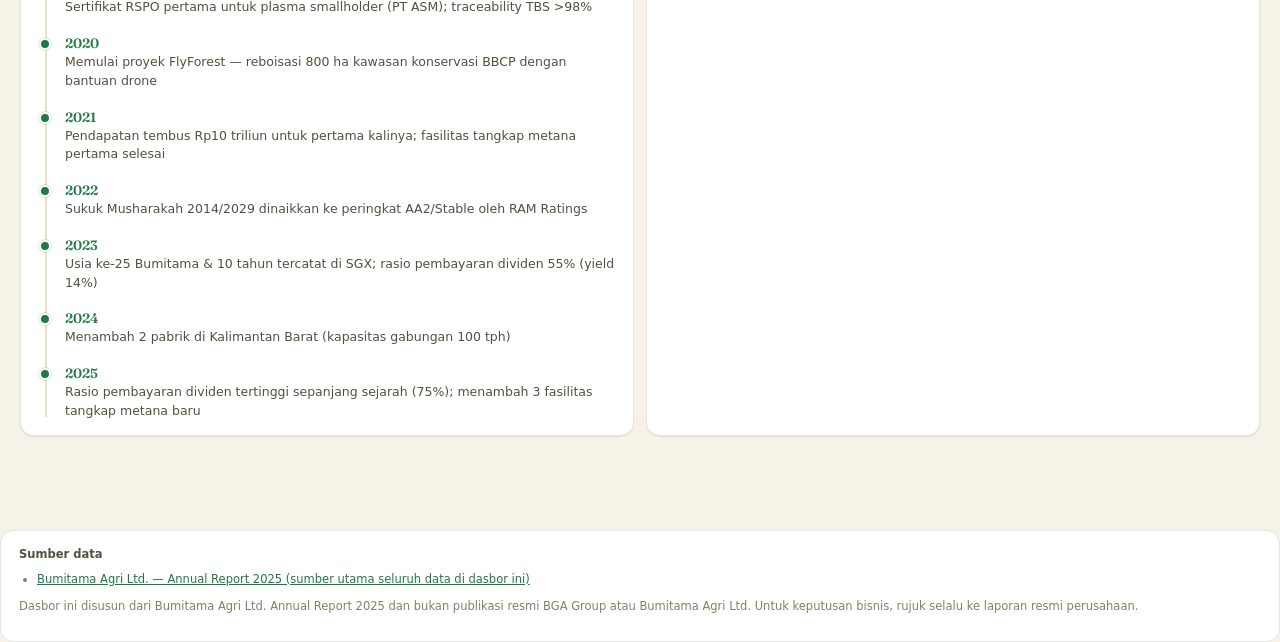
<file: dashboard/kepemimpinan.html>
<!DOCTYPE html>
<html lang="id">
<head>
<meta charset="UTF-8" />
<meta name="viewport" content="width=device-width, initial-scale=1.0" />
<title>Kepemimpinan — Dasbor BGA Group</title>
<link rel="preconnect" href="https://fonts.googleapis.com" />
<link rel="preconnect" href="https://fonts.gstatic.com" crossorigin />
<link href="https://fonts.googleapis.com/css2?family=Fraunces:opsz,wght@9..144,500;9..144,600;9..144,700&display=swap" rel="stylesheet" />
<link rel="stylesheet" href="../css/style.css" />
</head>
<body data-page="kepemimpinan.html">
<div id="site-header"></div>
<div class="app">

  <div class="page-intro">
    <p class="page-eyebrow">Kepemimpinan</p>
    <h2>Dewan, manajemen &amp; perjalanan perusahaan</h2>
    <p>Dewan Komisaris/Direksi dan manajemen kunci per Annual Report 2025, tonggak sejarah sejak 1996, dan penghargaan terkini.</p>
    <span class="asof" id="asof-label"></span>
  </div>

  <p class="section-title">Dewan Komisaris &amp; Direksi</p>
  <p class="section-subtitle">7 anggota — p.16–18, Annual Report 2025</p>
  <section class="person-grid" id="board-grid"></section>

  <p class="section-title">Manajemen Kunci</p>
  <p class="section-subtitle">p.19, Annual Report 2025</p>
  <section class="person-grid" id="management-grid" style="margin-bottom:20px;"></section>

  <section class="grid-2">
    <div class="card">
      <div class="card-head"><div><p class="card-title">Milestone perusahaan</p><p class="card-subtitle">1996–2025</p></div></div>
      <div class="timeline" id="timeline"></div>
    </div>
    <div class="card">
      <div class="card-head"><div><p class="card-title">Penghargaan terpilih</p><p class="card-subtitle">2023–2025</p></div></div>
      <div class="award-list" id="award-list"></div>
    </div>
  </section>

</div>
<div id="site-footer"></div>

<script src="../js/data.js"></script>
<script src="../js/charts.js"></script>
<script src="../js/nav.js"></script>
<script src="../js/app.js"></script>
<script>document.getElementById("asof-label").textContent = AS_OF;</script>
</body>
</html>
</file>
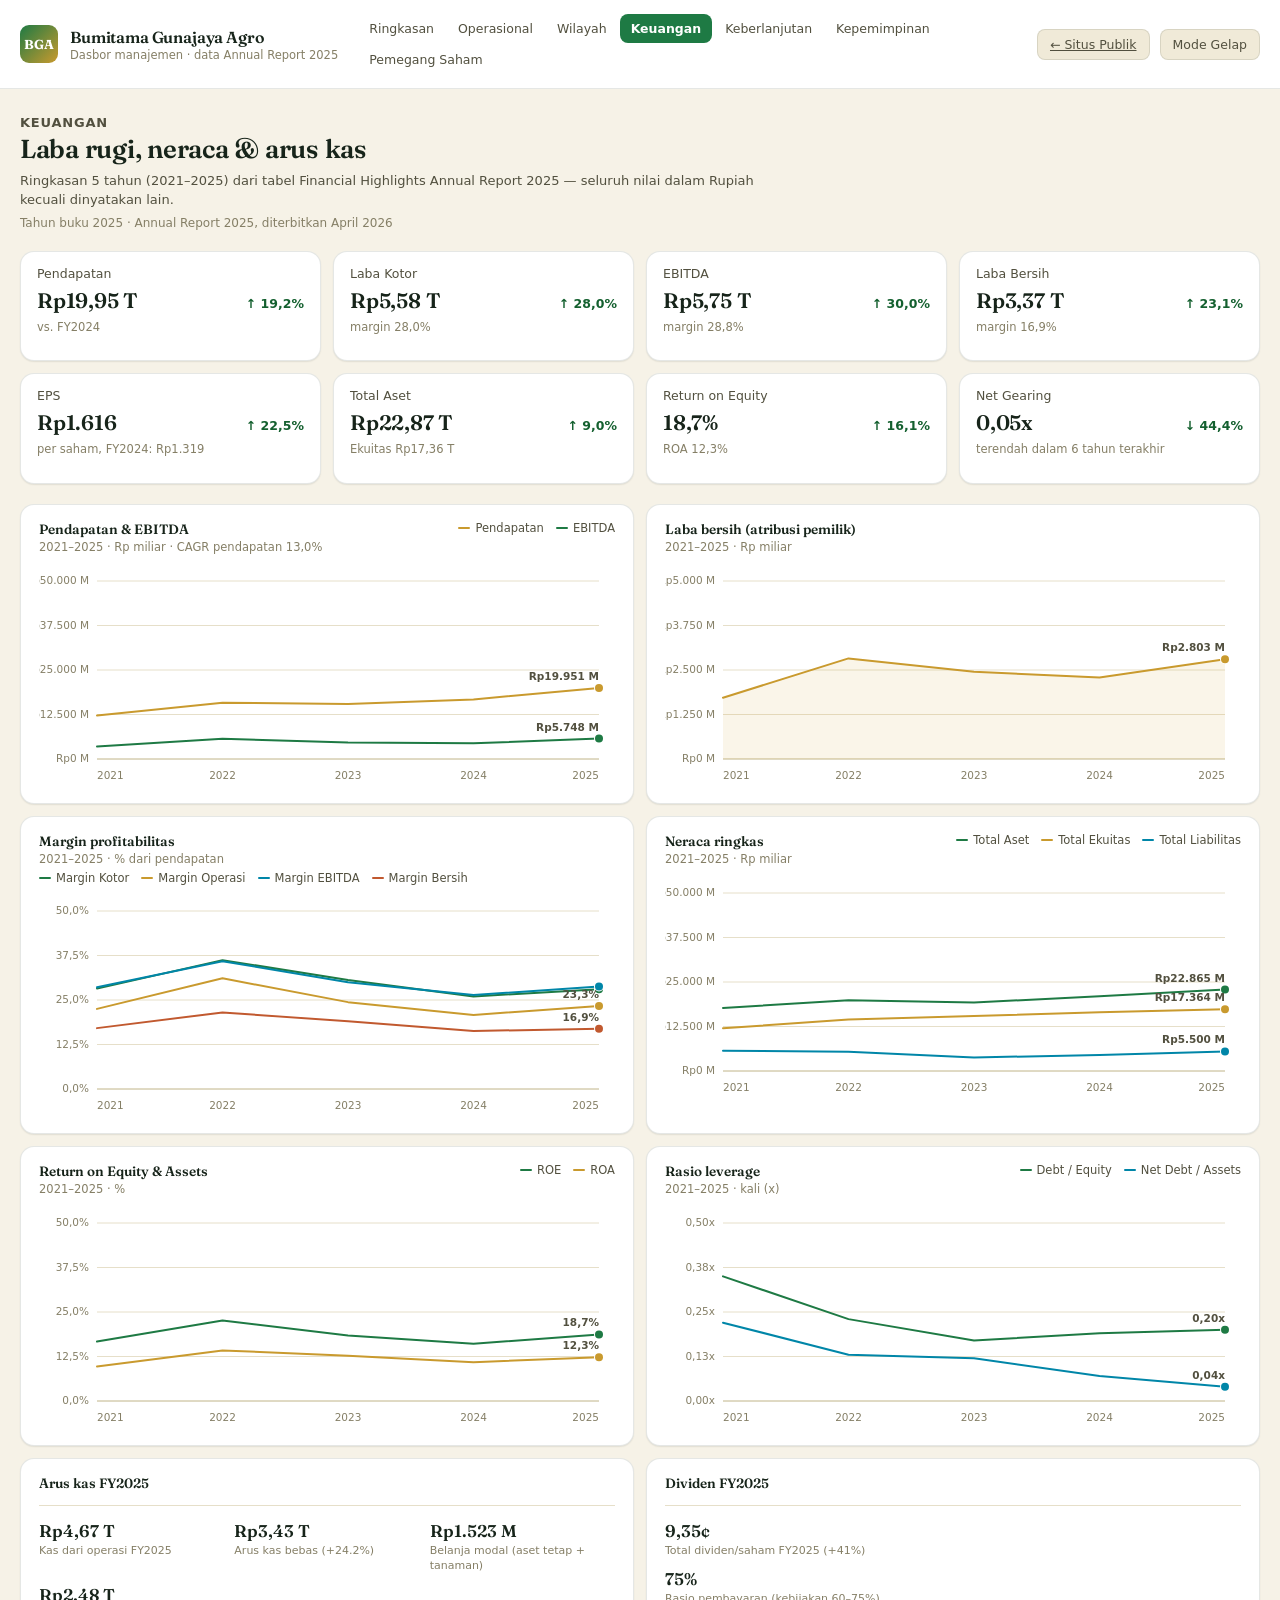
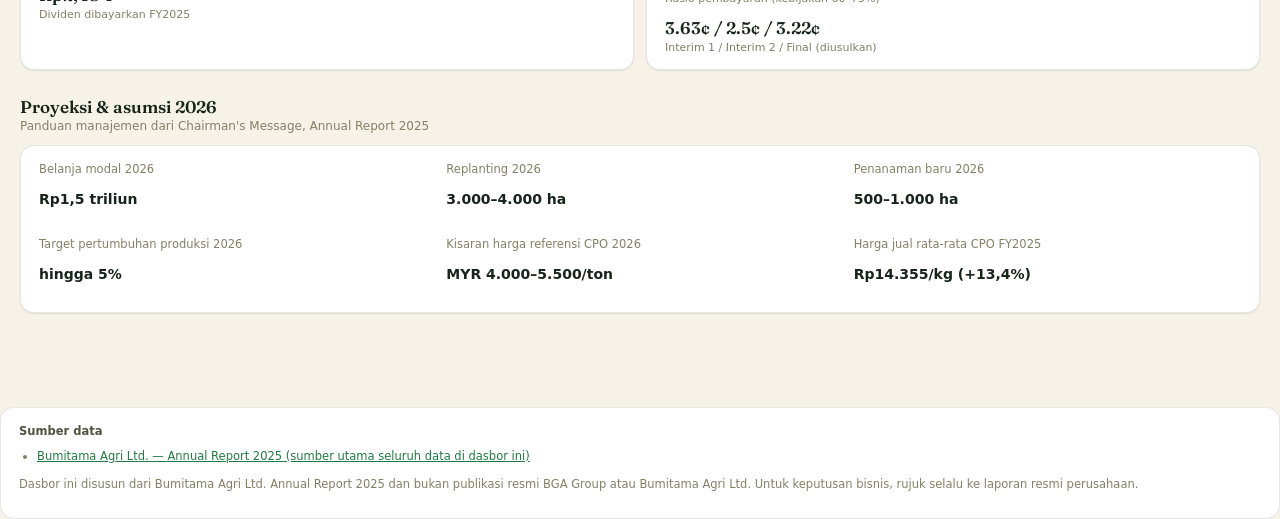
<file: dashboard/keuangan.html>
<!DOCTYPE html>
<html lang="id">
<head>
<meta charset="UTF-8" />
<meta name="viewport" content="width=device-width, initial-scale=1.0" />
<title>Keuangan — Dasbor BGA Group</title>
<link rel="preconnect" href="https://fonts.googleapis.com" />
<link rel="preconnect" href="https://fonts.gstatic.com" crossorigin />
<link href="https://fonts.googleapis.com/css2?family=Fraunces:opsz,wght@9..144,500;9..144,600;9..144,700&display=swap" rel="stylesheet" />
<link rel="stylesheet" href="../css/style.css" />
</head>
<body data-page="keuangan.html">
<div id="site-header"></div>
<div class="app">

  <div class="page-intro">
    <p class="page-eyebrow">Keuangan</p>
    <h2>Laba rugi, neraca &amp; arus kas</h2>
    <p>Ringkasan 5 tahun (2021–2025) dari tabel Financial Highlights Annual Report 2025 — seluruh nilai dalam Rupiah kecuali dinyatakan lain.</p>
    <span class="asof" id="asof-label"></span>
  </div>

  <section class="kpi-grid" id="kpi-grid-keuangan"></section>

  <section class="grid-2">
    <div class="card">
      <div class="card-head">
        <div><p class="card-title">Pendapatan &amp; EBITDA</p><p class="card-subtitle">2021–2025 · Rp miliar · CAGR pendapatan 13,0%</p></div>
        <div class="legend" id="legend-revenue-ebitda"></div>
      </div>
      <div class="chart-wrap" id="chart-revenue-ebitda"></div>
    </div>
    <div class="card">
      <div class="card-head">
        <div><p class="card-title">Laba bersih (atribusi pemilik)</p><p class="card-subtitle">2021–2025 · Rp miliar</p></div>
      </div>
      <div class="chart-wrap" id="chart-net-profit"></div>
    </div>
  </section>

  <section class="grid-2">
    <div class="card">
      <div class="card-head">
        <div><p class="card-title">Margin profitabilitas</p><p class="card-subtitle">2021–2025 · % dari pendapatan</p></div>
        <div class="legend" id="legend-margins"></div>
      </div>
      <div class="chart-wrap" id="chart-margins"></div>
    </div>
    <div class="card">
      <div class="card-head">
        <div><p class="card-title">Neraca ringkas</p><p class="card-subtitle">2021–2025 · Rp miliar</p></div>
        <div class="legend" id="legend-balance"></div>
      </div>
      <div class="chart-wrap" id="chart-balance"></div>
    </div>
  </section>

  <section class="grid-2">
    <div class="card">
      <div class="card-head">
        <div><p class="card-title">Return on Equity &amp; Assets</p><p class="card-subtitle">2021–2025 · %</p></div>
        <div class="legend" id="legend-roe-roa"></div>
      </div>
      <div class="chart-wrap" id="chart-roe-roa"></div>
    </div>
    <div class="card">
      <div class="card-head">
        <div><p class="card-title">Rasio leverage</p><p class="card-subtitle">2021–2025 · kali (x)</p></div>
        <div class="legend" id="legend-leverage"></div>
      </div>
      <div class="chart-wrap" id="chart-leverage"></div>
    </div>
  </section>

  <section class="grid-2">
    <div class="card">
      <div class="card-head"><div><p class="card-title">Arus kas FY2025</p></div></div>
      <div class="stat-row" id="stat-cashflow"></div>
    </div>
    <div class="card">
      <div class="card-head"><div><p class="card-title">Dividen FY2025</p></div></div>
      <div class="stat-row" id="stat-dividend" style="grid-template-columns:1fr;"></div>
    </div>
  </section>

  <p class="section-title">Proyeksi &amp; asumsi 2026</p>
  <p class="section-subtitle">Panduan manajemen dari Chairman's Message, Annual Report 2025</p>
  <section class="card" style="margin-bottom:12px;">
    <div class="fact-grid" id="fact-outlook"></div>
  </section>

</div>
<div id="site-footer"></div>

<script src="../js/data.js"></script>
<script src="../js/charts.js"></script>
<script src="../js/nav.js"></script>
<script src="../js/app.js"></script>
<script>document.getElementById("asof-label").textContent = AS_OF;</script>
</body>
</html>
</file>
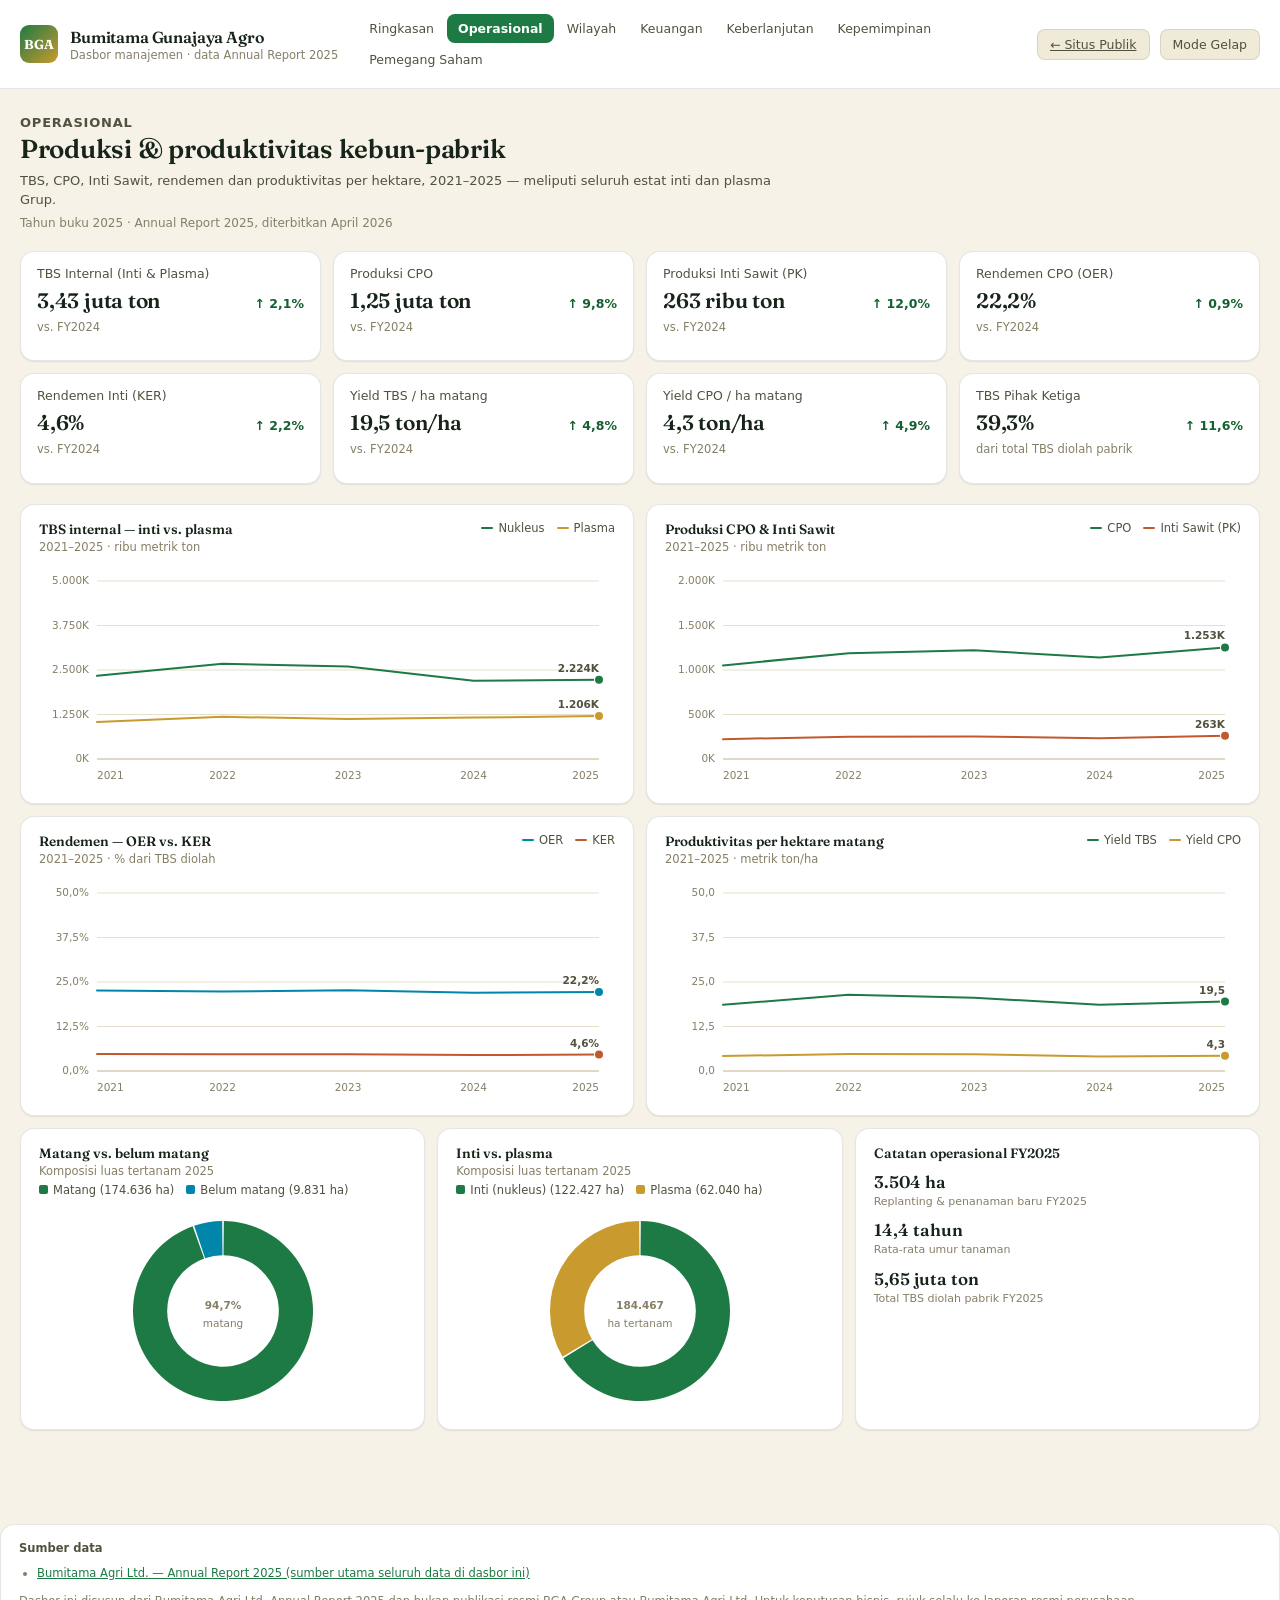
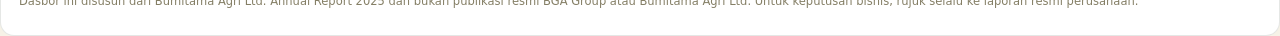
<file: dashboard/operasional.html>
<!DOCTYPE html>
<html lang="id">
<head>
<meta charset="UTF-8" />
<meta name="viewport" content="width=device-width, initial-scale=1.0" />
<title>Operasional — Dasbor BGA Group</title>
<link rel="preconnect" href="https://fonts.googleapis.com" />
<link rel="preconnect" href="https://fonts.gstatic.com" crossorigin />
<link href="https://fonts.googleapis.com/css2?family=Fraunces:opsz,wght@9..144,500;9..144,600;9..144,700&display=swap" rel="stylesheet" />
<link rel="stylesheet" href="../css/style.css" />
</head>
<body data-page="operasional.html">
<div id="site-header"></div>
<div class="app">

  <div class="page-intro">
    <p class="page-eyebrow">Operasional</p>
    <h2>Produksi &amp; produktivitas kebun-pabrik</h2>
    <p>TBS, CPO, Inti Sawit, rendemen dan produktivitas per hektare, 2021–2025 — meliputi seluruh estat inti dan plasma Grup.</p>
    <span class="asof" id="asof-label"></span>
  </div>

  <section class="kpi-grid" id="kpi-grid-operasional"></section>

  <section class="grid-2">
    <div class="card">
      <div class="card-head">
        <div><p class="card-title">TBS internal — inti vs. plasma</p><p class="card-subtitle">2021–2025 · ribu metrik ton</p></div>
        <div class="legend" id="legend-ffb-nucleus-plasma"></div>
      </div>
      <div class="chart-wrap" id="chart-ffb-nucleus-plasma"></div>
    </div>
    <div class="card">
      <div class="card-head">
        <div><p class="card-title">Produksi CPO &amp; Inti Sawit</p><p class="card-subtitle">2021–2025 · ribu metrik ton</p></div>
        <div class="legend" id="legend-cpo-pk"></div>
      </div>
      <div class="chart-wrap" id="chart-cpo-pk"></div>
    </div>
  </section>

  <section class="grid-2">
    <div class="card">
      <div class="card-head">
        <div><p class="card-title">Rendemen — OER vs. KER</p><p class="card-subtitle">2021–2025 · % dari TBS diolah</p></div>
        <div class="legend" id="legend-rendemen"></div>
      </div>
      <div class="chart-wrap" id="chart-rendemen"></div>
    </div>
    <div class="card">
      <div class="card-head">
        <div><p class="card-title">Produktivitas per hektare matang</p><p class="card-subtitle">2021–2025 · metrik ton/ha</p></div>
        <div class="legend" id="legend-produktivitas"></div>
      </div>
      <div class="chart-wrap" id="chart-produktivitas"></div>
    </div>
  </section>

  <section class="grid-3">
    <div class="card">
      <div class="card-head">
        <div><p class="card-title">Matang vs. belum matang</p><p class="card-subtitle">Komposisi luas tertanam 2025</p></div>
        <div class="legend" id="legend-maturity" style="justify-content:center;"></div>
      </div>
      <div class="chart-wrap donut-wrap" id="chart-maturity"></div>
    </div>
    <div class="card">
      <div class="card-head">
        <div><p class="card-title">Inti vs. plasma</p><p class="card-subtitle">Komposisi luas tertanam 2025</p></div>
        <div class="legend" id="legend-nucleus-plasma-2025" style="justify-content:center;"></div>
      </div>
      <div class="chart-wrap donut-wrap" id="chart-nucleus-plasma-2025"></div>
    </div>
    <div class="card">
      <div class="card-head">
        <div><p class="card-title">Catatan operasional FY2025</p></div>
      </div>
      <div class="stat-row" id="stat-operasional" style="grid-template-columns:1fr; margin-top:0; padding-top:0; border-top:none;"></div>
    </div>
  </section>

</div>
<div id="site-footer"></div>

<script src="../js/data.js"></script>
<script src="../js/charts.js"></script>
<script src="../js/nav.js"></script>
<script src="../js/app.js"></script>
<script>document.getElementById("asof-label").textContent = AS_OF;</script>
</body>
</html>
</file>
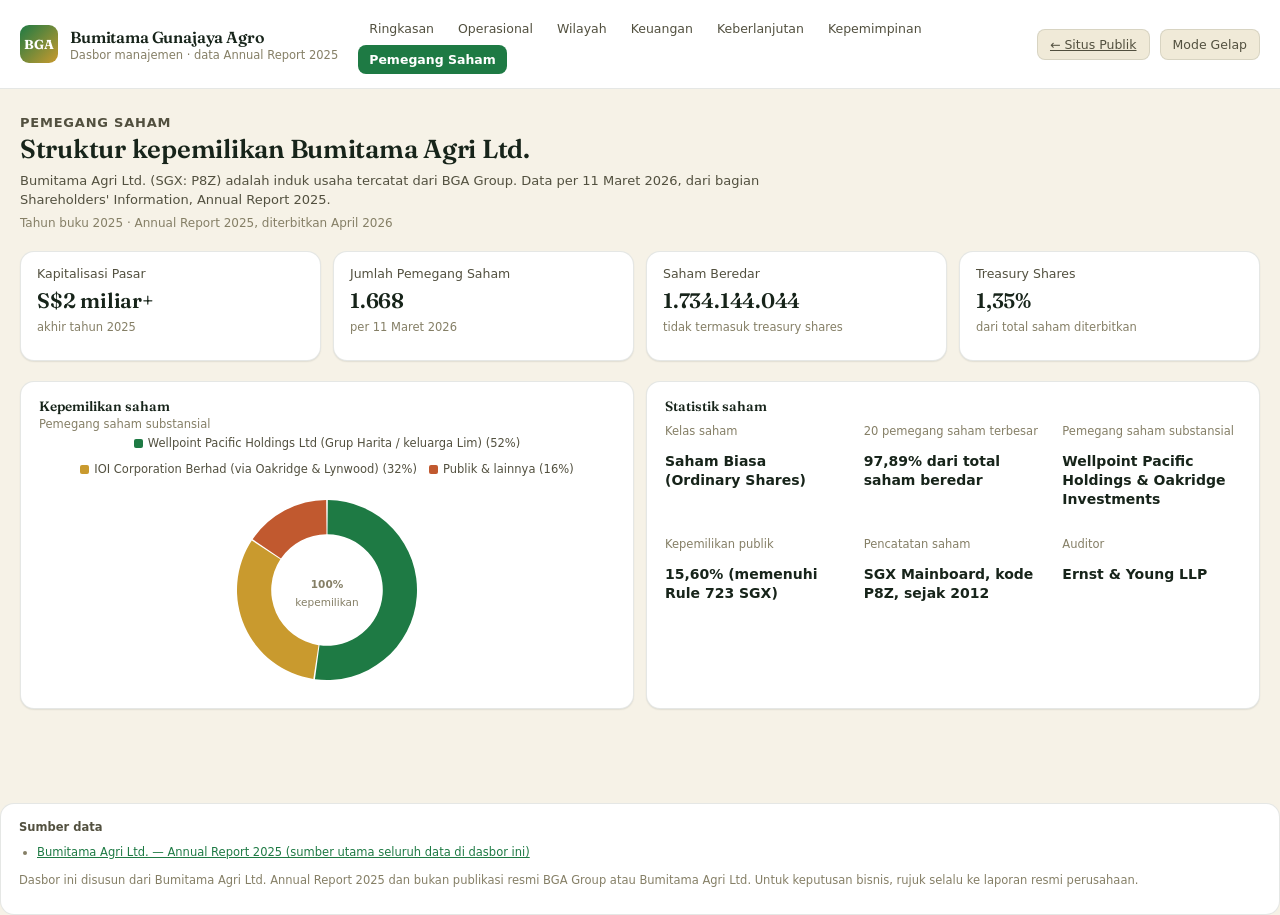
<file: dashboard/pemegang-saham.html>
<!DOCTYPE html>
<html lang="id">
<head>
<meta charset="UTF-8" />
<meta name="viewport" content="width=device-width, initial-scale=1.0" />
<title>Pemegang Saham — Dasbor BGA Group</title>
<link rel="preconnect" href="https://fonts.googleapis.com" />
<link rel="preconnect" href="https://fonts.gstatic.com" crossorigin />
<link href="https://fonts.googleapis.com/css2?family=Fraunces:opsz,wght@9..144,500;9..144,600;9..144,700&display=swap" rel="stylesheet" />
<link rel="stylesheet" href="../css/style.css" />
</head>
<body data-page="pemegang-saham.html">
<div id="site-header"></div>
<div class="app">

  <div class="page-intro">
    <p class="page-eyebrow">Pemegang Saham</p>
    <h2>Struktur kepemilikan Bumitama Agri Ltd.</h2>
    <p>Bumitama Agri Ltd. (SGX: P8Z) adalah induk usaha tercatat dari BGA Group. Data per 11 Maret 2026, dari bagian Shareholders' Information, Annual Report 2025.</p>
    <span class="asof" id="asof-label"></span>
  </div>

  <section class="kpi-grid" id="kpi-grid-shareholders"></section>

  <section class="grid-2">
    <div class="card">
      <div class="card-head">
        <div><p class="card-title">Kepemilikan saham</p><p class="card-subtitle">Pemegang saham substansial</p></div>
        <div class="legend" id="legend-ownership" style="justify-content:center;"></div>
      </div>
      <div class="chart-wrap donut-wrap" id="chart-ownership"></div>
    </div>
    <div class="card">
      <div class="card-head"><div><p class="card-title">Statistik saham</p></div></div>
      <div class="fact-grid" id="fact-shares"></div>
    </div>
  </section>

</div>
<div id="site-footer"></div>

<script src="../js/data.js"></script>
<script src="../js/charts.js"></script>
<script src="../js/nav.js"></script>
<script src="../js/app.js"></script>
<script>document.getElementById("asof-label").textContent = AS_OF;</script>
</body>
</html>
</file>
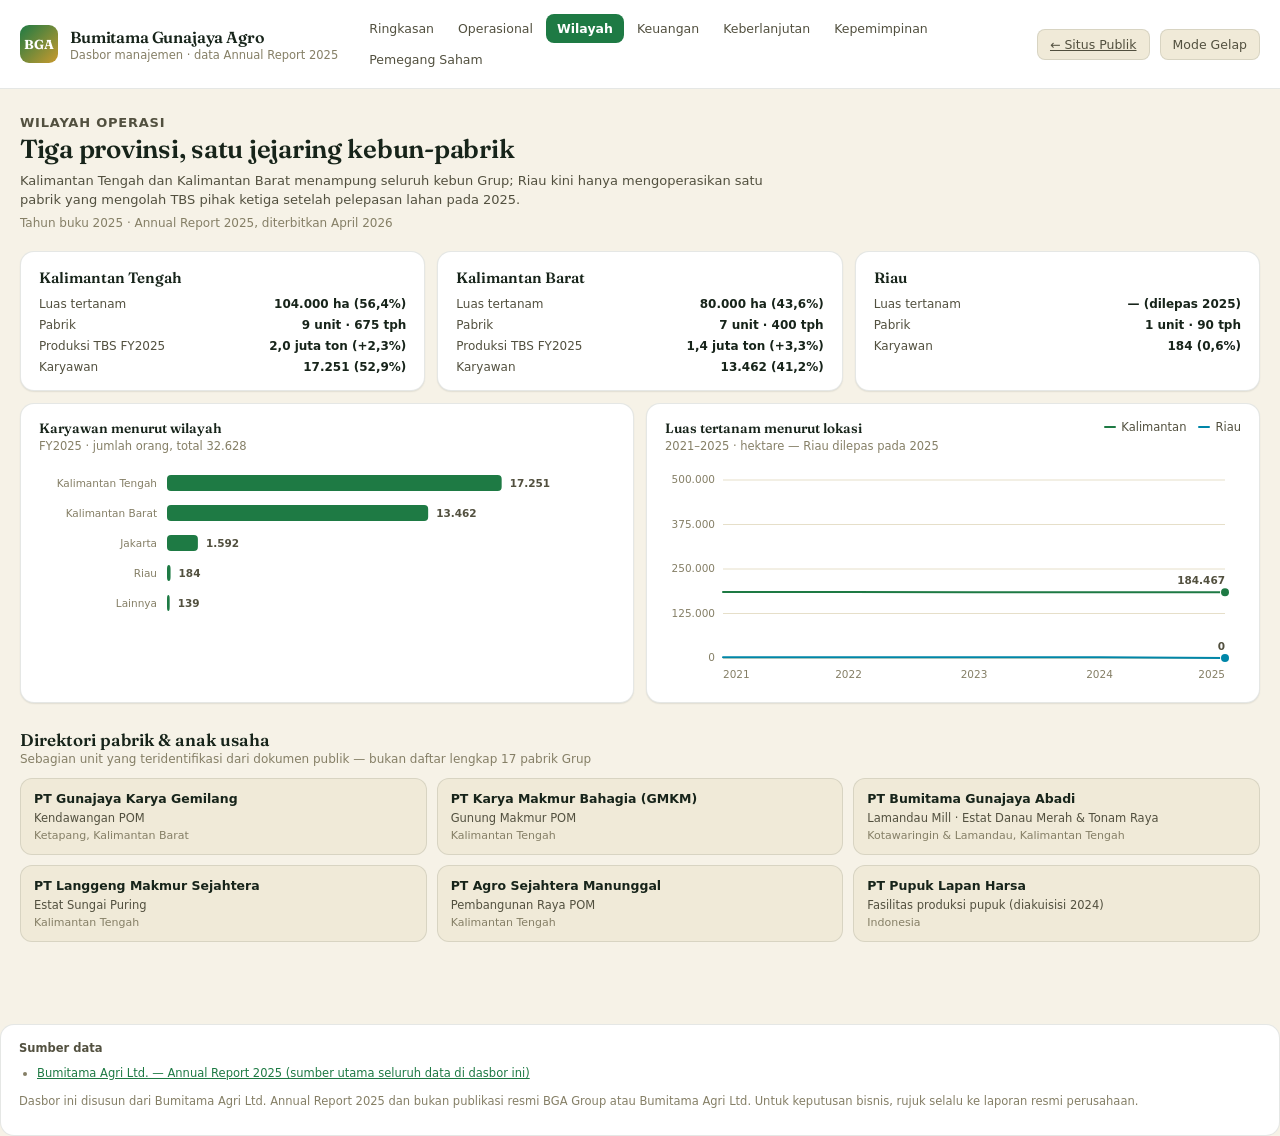
<file: dashboard/wilayah.html>
<!DOCTYPE html>
<html lang="id">
<head>
<meta charset="UTF-8" />
<meta name="viewport" content="width=device-width, initial-scale=1.0" />
<title>Wilayah — Dasbor BGA Group</title>
<link rel="preconnect" href="https://fonts.googleapis.com" />
<link rel="preconnect" href="https://fonts.gstatic.com" crossorigin />
<link href="https://fonts.googleapis.com/css2?family=Fraunces:opsz,wght@9..144,500;9..144,600;9..144,700&display=swap" rel="stylesheet" />
<link rel="stylesheet" href="../css/style.css" />
</head>
<body data-page="wilayah.html">
<div id="site-header"></div>
<div class="app">

  <div class="page-intro">
    <p class="page-eyebrow">Wilayah Operasi</p>
    <h2>Tiga provinsi, satu jejaring kebun-pabrik</h2>
    <p>Kalimantan Tengah dan Kalimantan Barat menampung seluruh kebun Grup; Riau kini hanya mengoperasikan satu pabrik yang mengolah TBS pihak ketiga setelah pelepasan lahan pada 2025.</p>
    <span class="asof" id="asof-label"></span>
  </div>

  <section class="region-grid" id="region-cards"></section>

  <section class="grid-2" style="margin-top:12px;">
    <div class="card">
      <div class="card-head">
        <div><p class="card-title">Karyawan menurut wilayah</p><p class="card-subtitle">FY2025 · jumlah orang, total 32.628</p></div>
      </div>
      <div class="chart-wrap" id="chart-employees-region"></div>
    </div>
    <div class="card">
      <div class="card-head">
        <div><p class="card-title">Luas tertanam menurut lokasi</p><p class="card-subtitle">2021–2025 · hektare — Riau dilepas pada 2025</p></div>
        <div class="legend" id="legend-planted-location"></div>
      </div>
      <div class="chart-wrap" id="chart-planted-location"></div>
    </div>
  </section>

  <p class="section-title">Direktori pabrik &amp; anak usaha</p>
  <p class="section-subtitle">Sebagian unit yang teridentifikasi dari dokumen publik — bukan daftar lengkap 17 pabrik Grup</p>
  <section class="entity-grid" id="entity-grid"></section>

</div>
<div id="site-footer"></div>

<script src="../js/data.js"></script>
<script src="../js/charts.js"></script>
<script src="../js/nav.js"></script>
<script src="../js/app.js"></script>
<script>document.getElementById("asof-label").textContent = AS_OF;</script>
</body>
</html>
</file>
<file: css/style.css>
/* Palet diturunkan dari identitas visual Bumitama Agri Ltd. (Annual Report 2025):
   hijau tua + emas/gold pada latar gelap, krem hangat + hijau pekat pada latar
   terang. Divalidasi dengan scripts/validate_palette.js dari skill dataviz. */
:root {
  color-scheme: light;
  --surface-1: #ffffff;
  --surface-2: #f0ead8;
  --page: #f6f2e7;
  --text-primary: #17241a;
  --text-secondary: #52503f;
  --text-muted: #857f66;
  --gridline: #e6dfc9;
  --baseline: #cdc4a3;
  --border: rgba(23, 36, 26, 0.11);

  --series-1: #1e7a44; /* hijau  — brand primer */
  --series-2: #c99a2e; /* emas   — brand sekunder */
  --series-3: #0086a8; /* teal   — netral pembeda */
  --series-4: #c1592f; /* jingga — brand aksen */

  --status-good: #0ca30c;
  --status-warning: #b8860b;
  --status-serious: #c1592f;
  --status-critical: #b3261e;
  --success-text: #14602f;

  --radius-card: 14px;
  --shadow-card: 0 1px 2px rgba(23, 36, 26, 0.05), 0 1px 1px rgba(23, 36, 26, 0.04);
  --font-display: "Fraunces", Georgia, "Times New Roman", serif;
  --font-sans: system-ui, -apple-system, "Segoe UI", sans-serif;
}

@media (prefers-color-scheme: dark) {
  :root:where(:not([data-theme="light"])) {
    color-scheme: dark;
    --surface-1: #172a1b;
    --surface-2: #1f3722;
    --page: #0f1c11;
    --text-primary: #f5f0da;
    --text-secondary: #cdc6a1;
    --text-muted: #93a08e;
    --gridline: #2c4030;
    --baseline: #3f5a41;
    --border: rgba(245, 240, 218, 0.12);

    --series-1: #189b6e;
    --series-2: #b98a1e;
    --series-3: #2e9bb8;
    --series-4: #d06f3a;

    --status-good: #3fc23f;
    --status-warning: #d9a441;
    --status-serious: #e2814f;
    --status-critical: #e2685f;
    --success-text: #3fc23f;
  }
}

:root[data-theme="dark"] {
  color-scheme: dark;
  --surface-1: #172a1b;
  --surface-2: #1f3722;
  --page: #0f1c11;
  --text-primary: #f5f0da;
  --text-secondary: #cdc6a1;
  --text-muted: #93a08e;
  --gridline: #2c4030;
  --baseline: #3f5a41;
  --border: rgba(245, 240, 218, 0.12);

  --series-1: #189b6e;
  --series-2: #b98a1e;
  --series-3: #2e9bb8;
  --series-4: #d06f3a;

  --status-good: #3fc23f;
  --status-warning: #d9a441;
  --status-serious: #e2814f;
  --status-critical: #e2685f;
  --success-text: #3fc23f;
}

* { box-sizing: border-box; }

html, body {
  margin: 0;
  padding: 0;
  background: var(--page);
  color: var(--text-primary);
  font-family: var(--font-sans);
  -webkit-font-smoothing: antialiased;
}

body { min-height: 100vh; }
a { color: var(--series-1); }

.app {
  max-width: 1320px;
  margin: 0 auto;
  padding: 0 20px 64px;
}

/* ---------- Site nav ---------- */
.site-header {
  border-bottom: 1px solid var(--border);
  background: var(--surface-1);
  margin-bottom: 20px;
}
.site-header-inner {
  max-width: 1320px;
  margin: 0 auto;
  padding: 14px 20px;
  display: flex;
  align-items: center;
  gap: 20px;
  flex-wrap: wrap;
}
.brand { display: flex; align-items: center; gap: 12px; text-decoration: none; flex: none; }
.brand-mark {
  width: 38px;
  height: 38px;
  border-radius: 9px;
  background: linear-gradient(135deg, var(--series-1), var(--series-2));
  display: flex;
  align-items: center;
  justify-content: center;
  color: #fff;
  font-weight: 700;
  font-size: 13px;
  font-family: var(--font-display);
  flex: none;
}
.brand-text h1 {
  font-family: var(--font-display);
  font-size: 16px;
  margin: 0;
  font-weight: 600;
  color: var(--text-primary);
  letter-spacing: -0.01em;
}
.brand-text p { margin: 1px 0 0; font-size: 11.5px; color: var(--text-muted); }

.site-nav { display: flex; gap: 2px; flex-wrap: wrap; flex: 1; }
.site-nav a {
  text-decoration: none;
  color: var(--text-secondary);
  font-size: 12.5px;
  padding: 7px 11px;
  border-radius: 8px;
  white-space: nowrap;
}
.site-nav a:hover { background: var(--surface-2); color: var(--text-primary); }
.site-nav a.active { background: var(--series-1); color: #fff; font-weight: 600; }

.header-right { display: flex; align-items: center; gap: 10px; flex: none; }
.theme-toggle {
  border: 1px solid var(--border);
  background: var(--surface-2);
  color: var(--text-secondary);
  border-radius: 8px;
  padding: 7px 12px;
  font-size: 12.5px;
  cursor: pointer;
  font-family: inherit;
}
.theme-toggle:hover { color: var(--text-primary); }

/* ---------- Page intro ---------- */
.page-intro { padding: 4px 0 20px; }
.page-eyebrow {
  font-size: 11.5px;
  font-weight: 600;
  text-transform: uppercase;
  letter-spacing: 0.06em;
  color: var(--series-1);
  margin: 0 0 6px;
}
.page-intro h2 {
  font-family: var(--font-display);
  font-size: 26px;
  margin: 0 0 6px;
  font-weight: 600;
  letter-spacing: -0.01em;
}
.page-intro p { margin: 0; font-size: 13px; color: var(--text-secondary); max-width: 760px; line-height: 1.5; }
.asof { font-size: 12px; color: var(--text-muted); margin-top: 6px; display: inline-block; }

.notice-bar {
  padding: 12px 14px;
  background: var(--surface-1);
  border: 1px solid var(--border);
  border-radius: 12px;
  margin-bottom: 20px;
  font-size: 12.5px;
  color: var(--text-secondary);
  line-height: 1.5;
}

/* ---------- KPI tiles ---------- */
.kpi-grid { display: grid; grid-template-columns: repeat(4, 1fr); gap: 12px; margin-bottom: 20px; }
.kpi-tile {
  background: var(--surface-1);
  border: 1px solid var(--border);
  border-radius: var(--radius-card);
  padding: 14px 16px;
  box-shadow: var(--shadow-card);
  min-width: 0;
}
.kpi-label { font-size: 12.5px; color: var(--text-secondary); margin: 0 0 6px; }
.kpi-value-row { display: flex; align-items: baseline; justify-content: space-between; gap: 8px; }
.kpi-value { font-size: 21px; font-weight: 600; letter-spacing: -0.01em; font-family: var(--font-display); }
.kpi-delta { font-size: 12.5px; font-weight: 600; white-space: nowrap; font-family: var(--font-sans); }
.kpi-delta.up.good { color: var(--success-text); }
.kpi-delta.down.good { color: var(--success-text); }
.kpi-delta.up.bad { color: var(--status-critical); }
.kpi-delta.down.bad { color: var(--status-critical); }
.kpi-delta.neutral { color: var(--text-muted); }
.kpi-sub { font-size: 11.5px; color: var(--text-muted); margin-top: 6px; line-height: 1.4; }
.kpi-spark { margin-top: 8px; display: block; }

.hero-tile {
  background: linear-gradient(135deg, var(--series-1), #0f4d2c);
  color: #fdfbf2;
  border-radius: var(--radius-card);
  padding: 20px 22px;
  box-shadow: var(--shadow-card);
}
:root[data-theme="dark"] .hero-tile,
@media (prefers-color-scheme: dark) { .hero-tile { background: linear-gradient(135deg, #0c1f10, #1c3520); } }
.hero-tile .hero-label { font-size: 12px; opacity: 0.8; margin: 0 0 6px; text-transform: uppercase; letter-spacing: 0.05em; }
.hero-tile .hero-value { font-family: var(--font-display); font-size: 34px; font-weight: 600; }
.hero-tile .hero-sub { font-size: 12px; opacity: 0.85; margin-top: 6px; }

/* ---------- Grid / cards ---------- */
.grid-2 { display: grid; grid-template-columns: 1fr 1fr; gap: 12px; margin-bottom: 12px; }
.grid-3 { display: grid; grid-template-columns: 1fr 1fr 1fr; gap: 12px; margin-bottom: 12px; }
.grid-4 { display: grid; grid-template-columns: repeat(4, 1fr); gap: 12px; margin-bottom: 12px; }

.card {
  background: var(--surface-1);
  border: 1px solid var(--border);
  border-radius: var(--radius-card);
  padding: 16px 18px 14px;
  box-shadow: var(--shadow-card);
  min-width: 0;
}
.card-head { display: flex; flex-wrap: wrap; align-items: flex-start; justify-content: space-between; gap: 4px 8px; margin-bottom: 10px; }
.card-title { font-size: 13.5px; font-weight: 600; margin: 0; font-family: var(--font-display); }
.card-subtitle { font-size: 11.5px; color: var(--text-muted); margin: 2px 0 0; line-height: 1.4; }

.section-title {
  font-family: var(--font-display);
  font-size: 17px;
  font-weight: 600;
  margin: 26px 0 2px;
}
.section-title:first-child { margin-top: 0; }
.section-subtitle { font-size: 12px; color: var(--text-muted); margin: 0 0 12px; }

.legend { display: flex; gap: 12px; flex-wrap: wrap; }
.legend-item { display: flex; align-items: center; gap: 5px; font-size: 11.5px; color: var(--text-secondary); }
.legend-swatch-line { width: 12px; height: 2px; border-radius: 1px; display: inline-block; }
.legend-swatch-rect { width: 9px; height: 9px; border-radius: 2px; display: inline-block; }

/* ---------- Chart primitives ---------- */
.chart-wrap { position: relative; }
.donut-wrap { display: flex; justify-content: center; padding: 4px 0; }

.viz-tooltip {
  position: absolute;
  pointer-events: none;
  background: var(--surface-1);
  border: 1px solid var(--border);
  border-radius: 8px;
  padding: 8px 10px;
  font-size: 12px;
  box-shadow: 0 4px 16px rgba(23, 36, 26, 0.16);
  opacity: 0;
  transition: opacity 0.08s ease;
  z-index: 5;
  white-space: nowrap;
}
.viz-tooltip.show { opacity: 1; }
.viz-tooltip-title { color: var(--text-muted); margin-bottom: 4px; font-size: 11px; }
.viz-tooltip-row { display: flex; align-items: center; gap: 6px; }
.viz-tooltip-row + .viz-tooltip-row { margin-top: 3px; }
.viz-tooltip-key { width: 10px; height: 2px; border-radius: 1px; flex: none; }
.viz-tooltip-val { font-weight: 600; color: var(--text-primary); margin-left: auto; padding-left: 10px; }
.viz-tooltip-name { color: var(--text-secondary); }

svg text { fill: var(--text-muted); font-size: 10.5px; font-family: var(--font-sans); }
.axis-line { stroke: var(--baseline); stroke-width: 1; }
.grid-line { stroke: var(--gridline); stroke-width: 1; }
.data-label { fill: var(--text-secondary); font-size: 10.5px; font-weight: 600; }

/* ---------- Meter ---------- */
.meter-block + .meter-block { margin-top: 14px; }
.meter-label-row { display: flex; justify-content: space-between; align-items: baseline; margin-bottom: 5px; font-size: 12px; }
.meter-label { color: var(--text-secondary); }
.meter-value { font-weight: 600; color: var(--text-primary); font-variant-numeric: tabular-nums; }
.meter-track { height: 8px; border-radius: 4px; background: var(--surface-2); overflow: hidden; }
.meter-fill { height: 100%; border-radius: 4px; background: var(--series-1); }
.meter-note { font-size: 11px; color: var(--text-muted); margin-top: 4px; }

.stat-row { display: grid; grid-template-columns: repeat(3, 1fr); gap: 10px; margin-top: 14px; padding-top: 14px; border-top: 1px solid var(--gridline); }
.stat-row.cols-4 { grid-template-columns: repeat(4, 1fr); }
.stat-row-item .stat-value { font-size: 17px; font-weight: 600; font-family: var(--font-display); }
.stat-row-item .stat-label { font-size: 11px; color: var(--text-muted); margin-top: 2px; line-height: 1.4; }

/* ---------- Fact grid ---------- */
.fact-grid { display: grid; grid-template-columns: repeat(3, 1fr); gap: 14px 20px; }
.fact-item { min-width: 0; }
.fact-label { font-size: 11.5px; color: var(--text-muted); margin: 0 0 3px; }
.fact-value { font-size: 14px; font-weight: 600; color: var(--text-primary); line-height: 1.35; }

/* ---------- Entity / person / region cards ---------- */
.entity-grid { display: grid; grid-template-columns: repeat(3, 1fr); gap: 10px; }
.entity-card { background: var(--surface-2); border: 1px solid var(--border); border-radius: 12px; padding: 12px 13px; }
.entity-pt { font-size: 12.5px; font-weight: 600; line-height: 1.3; margin: 0 0 4px; }
.entity-unit { font-size: 11.5px; color: var(--text-secondary); margin: 0 0 4px; }
.entity-location { font-size: 11px; color: var(--text-muted); margin: 0; }

.person-grid { display: grid; grid-template-columns: repeat(3, 1fr); gap: 10px; }
.person-card { background: var(--surface-2); border: 1px solid var(--border); border-radius: 12px; padding: 14px 15px; }
.person-avatar {
  width: 36px; height: 36px; border-radius: 50%;
  background: linear-gradient(135deg, var(--series-1), var(--series-2));
  color: #fff; display: flex; align-items: center; justify-content: center;
  font-family: var(--font-display); font-weight: 600; font-size: 13px; margin-bottom: 8px;
}
.person-name { font-size: 13px; font-weight: 600; margin: 0 0 3px; }
.person-title { font-size: 11.5px; color: var(--text-secondary); margin: 0 0 4px; line-height: 1.4; }
.person-since { font-size: 10.5px; color: var(--text-muted); margin: 0; }

.region-grid { display: grid; grid-template-columns: repeat(3, 1fr); gap: 12px; }
.region-card { background: var(--surface-1); border: 1px solid var(--border); border-radius: var(--radius-card); padding: 16px 18px; box-shadow: var(--shadow-card); }
.region-name { font-family: var(--font-display); font-size: 15px; font-weight: 600; margin: 0 0 10px; }
.region-stats { display: flex; flex-direction: column; gap: 7px; }
.region-stat-row { display: flex; justify-content: space-between; font-size: 12px; }
.region-stat-row .rlabel { color: var(--text-secondary); }
.region-stat-row .rvalue { font-weight: 600; color: var(--text-primary); font-variant-numeric: tabular-nums; }

/* ---------- Timeline ---------- */
.timeline { position: relative; padding-left: 26px; }
.timeline::before { content: ""; position: absolute; left: 6px; top: 4px; bottom: 4px; width: 2px; background: var(--gridline); }
.timeline-item { position: relative; padding-bottom: 18px; }
.timeline-item:last-child { padding-bottom: 0; }
.timeline-dot { position: absolute; left: -26px; top: 3px; width: 12px; height: 12px; border-radius: 50%; background: var(--series-1); border: 2px solid var(--surface-1); box-shadow: 0 0 0 1px var(--border); }
.timeline-year { font-family: var(--font-display); font-weight: 600; font-size: 13.5px; color: var(--series-1); margin: 0 0 2px; }
.timeline-text { font-size: 12.5px; color: var(--text-secondary); margin: 0; line-height: 1.5; }

/* ---------- Awards list ---------- */
.award-list { display: flex; flex-direction: column; gap: 10px; }
.award-item { display: flex; gap: 10px; align-items: baseline; font-size: 12.5px; color: var(--text-secondary); line-height: 1.5; }
.award-year { font-family: var(--font-display); font-weight: 600; color: var(--series-2); flex: none; min-width: 34px; }

/* ---------- Nav cards (index quick links) ---------- */
.nav-card-grid { display: grid; grid-template-columns: repeat(3, 1fr); gap: 12px; margin: 20px 0; }
.nav-card {
  display: block; text-decoration: none;
  background: var(--surface-1); border: 1px solid var(--border); border-radius: var(--radius-card);
  padding: 16px 18px; box-shadow: var(--shadow-card);
}
.nav-card:hover { border-color: var(--series-1); }
.nav-card-title { font-family: var(--font-display); font-size: 14.5px; font-weight: 600; color: var(--text-primary); margin: 0 0 4px; }
.nav-card-desc { font-size: 12px; color: var(--text-muted); margin: 0; line-height: 1.4; }

/* ---------- Footer ---------- */
footer.note {
  margin-top: 18px;
  font-size: 11.5px;
  color: var(--text-muted);
  text-align: left;
  padding: 16px 18px;
  background: var(--surface-1);
  border: 1px solid var(--border);
  border-radius: var(--radius-card);
}
.source-list { margin: 0; padding-left: 18px; line-height: 1.8; }
.source-list li { font-size: 11.5px; }

@media (max-width: 1100px) {
  .kpi-grid { grid-template-columns: repeat(2, 1fr); }
  .grid-2, .grid-3, .grid-4 { grid-template-columns: 1fr; }
  .fact-grid, .entity-grid, .person-grid, .region-grid, .nav-card-grid { grid-template-columns: repeat(2, 1fr); }
  .site-nav { order: 3; width: 100%; }
}

@media (max-width: 560px) {
  .kpi-grid { grid-template-columns: 1fr; }
  .fact-grid, .entity-grid, .person-grid, .region-grid, .nav-card-grid { grid-template-columns: 1fr; }
  .stat-row, .stat-row.cols-4 { grid-template-columns: 1fr; }
}
</file>
